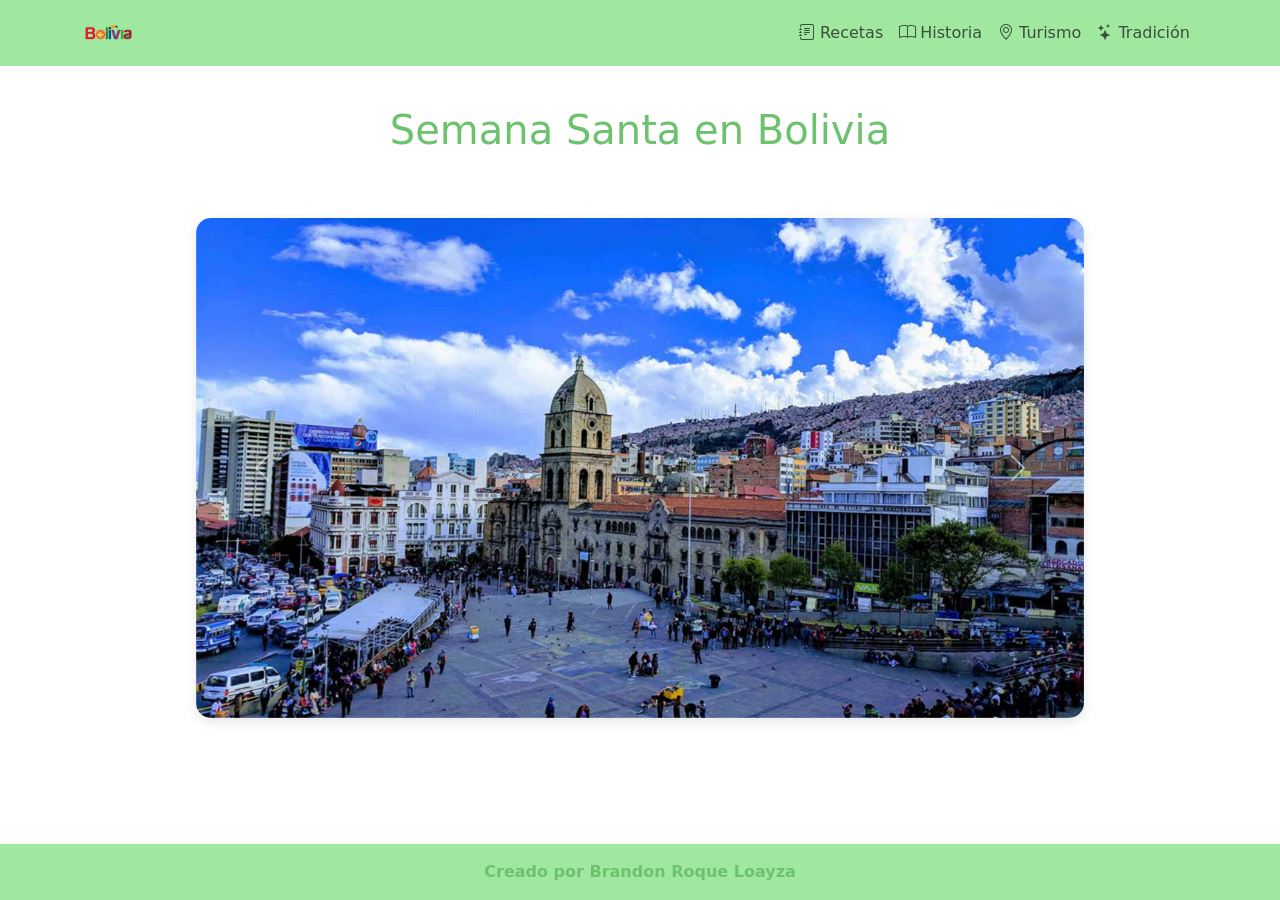
<file: index.html>
<!doctype html>
<html lang="es">
  <head>
    <meta charset="utf-8">
    <title>Semana Santa en Bolivia</title>
    <meta name="viewport" content="width=device-width, initial-scale=1">
    <link rel="stylesheet" href="styles/style.css">
    <link href="https://cdn.jsdelivr.net/npm/bootstrap@5.3.0/dist/css/bootstrap.min.css" rel="stylesheet">
    <link rel="stylesheet" href="https://cdn.jsdelivr.net/npm/bootstrap-icons@1.10.5/font/bootstrap-icons.css">
  </head>
  <body>

    <nav class="navbar navbar-expand-lg" style="background-color: #a0e7a0;">
      <div class="container">
        <a class="navbar-brand" href="index.html">
          <img src="img/logo.png" alt="logo" height="40">
        </a>
        <button class="navbar-toggler" type="button" data-bs-toggle="collapse" data-bs-target="#navbarNav">
          <span class="navbar-toggler-icon"></span>
        </button>
        <div class="collapse navbar-collapse justify-content-end" id="navbarNav">
          <ul class="navbar-nav">
            <li class="nav-item"><a class="nav-link" href="pagina1.html"><i class="bi bi-journal-text"></i> Recetas</a></li>
            <li class="nav-item"><a class="nav-link" href="pagina2.html"><i class="bi bi-book"></i> Historia</a></li>
            <li class="nav-item"><a class="nav-link" href="pagina3.html"><i class="bi bi-geo-alt"></i> Turismo</a></li>
            <li class="nav-item"><a class="nav-link" href="pagina4.html"><i class="bi bi-stars"></i> Tradición</a></li>
          </ul>
        </div>
      </div>
    </nav>
    <h1 class="text-center mb-4 titulo">Semana Santa en Bolivia</h1>
    <div class="carousel-container">
      <div id="carouselDeptos" class="carousel slide" data-bs-ride="carousel">
        <div class="carousel-inner">
          <div class="carousel-item active"><img src="img/lapaz.jpg" alt="La Paz"></div>
          <div class="carousel-item"><img src="img/cochabamba.png" alt="Cochabamba"></div>
          <div class="carousel-item"><img src="img/santacruz.jpg" alt="Santa Cruz"></div>
          <div class="carousel-item"><img src="img/oruro.jpg" alt="Oruro"></div>
          <div class="carousel-item"><img src="img/potosi.jpg" alt="Potosí"></div>
          <div class="carousel-item"><img src="img/chuquisaca.jpg" alt="Chuquisaca"></div>
          <div class="carousel-item"><img src="img/tarija.webp" alt="Tarija"></div>
          <div class="carousel-item"><img src="img/beni.jpg" alt="Beni"></div>
          <div class="carousel-item"><img src="img/pando.jpg" alt="Pando"></div>
        </div>
        <button class="carousel-control-prev" type="button" data-bs-target="#carouselDeptos" data-bs-slide="prev">
          <span class="carousel-control-prev-icon"></span>
        </button>
        <button class="carousel-control-next" type="button" data-bs-target="#carouselDeptos" data-bs-slide="next">
          <span class="carousel-control-next-icon"></span>
        </button>
      </div>
    </div>

    <footer>
      Creado por Brandon Roque Loayza
    </footer>

    <script src="https://cdn.jsdelivr.net/npm/bootstrap@5.3.0/dist/js/bootstrap.bundle.min.js"></script>
  </body>
</html>
</file>
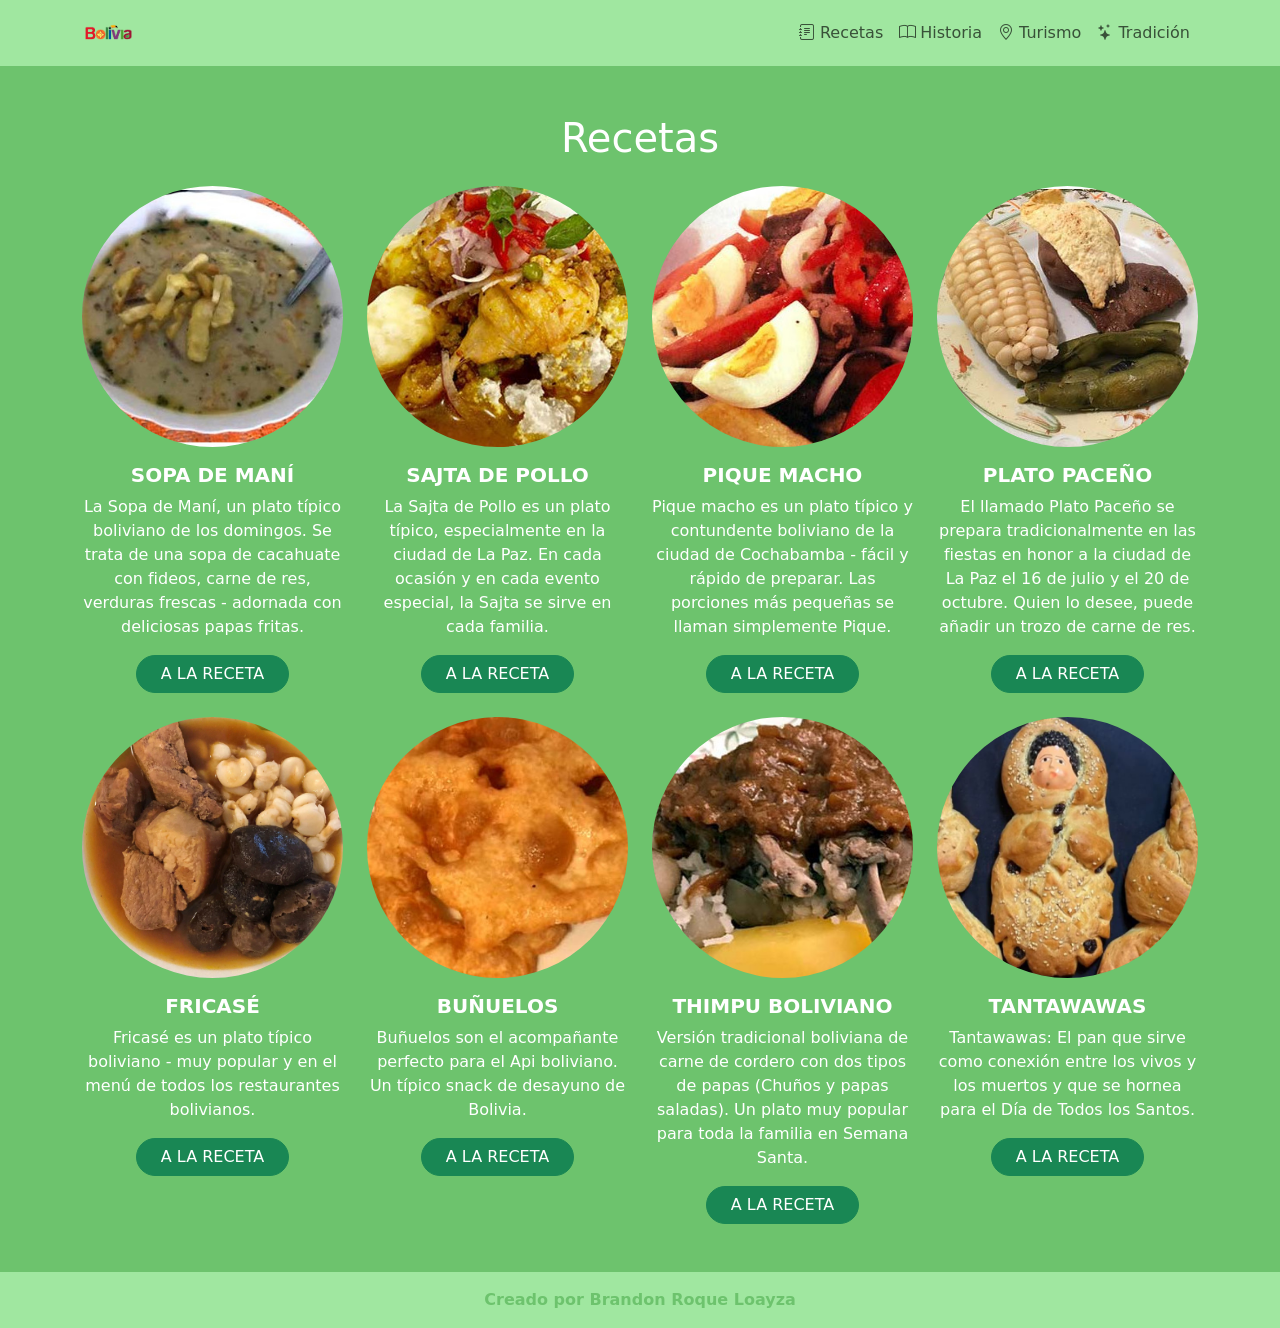
<file: pagina1.html>
<!doctype html>
<html lang="es">
  <head>
    <meta charset="utf-8">
    <title>Semana Santa en Bolivia</title>
    <meta name="viewport" content="width=device-width, initial-scale=1">
    <link href="https://cdn.jsdelivr.net/npm/bootstrap@5.3.0/dist/css/bootstrap.min.css" rel="stylesheet">
    <link rel="stylesheet" href="styles/style.css">
    <link rel="stylesheet" href="https://cdn.jsdelivr.net/npm/bootstrap-icons@1.10.5/font/bootstrap-icons.css">
  </head>
  <body>

    <nav class="navbar navbar-expand-lg" style="background-color: #a0e7a0;">
      <div class="container">
        <a class="navbar-brand" href="index.html">
          <img src="img/logo.png" alt="logo" height="40">
        </a>
        <button class="navbar-toggler" type="button" data-bs-toggle="collapse" data-bs-target="#navbarNav">
          <span class="navbar-toggler-icon"></span>
        </button>
        <div class="collapse navbar-collapse justify-content-end" id="navbarNav">
          <ul class="navbar-nav">
            <li class="nav-item"><a class="nav-link" href="pagina1.html"><i class="bi bi-journal-text"></i> Recetas</a></li>
            <li class="nav-item"><a class="nav-link" href="pagina2.html"><i class="bi bi-book"></i> Historia</a></li>
            <li class="nav-item"><a class="nav-link" href="pagina3.html"><i class="bi bi-geo-alt"></i> Turismo</a></li>
            <li class="nav-item"><a class="nav-link" href="pagina4.html"><i class="bi bi-stars"></i> Tradición</a></li>
          </ul>
        </div>
      </div>
    </nav>
    <main class="container my-5">
      <h1 class="text-center mb-4">Recetas</h1>
      <div class="row row-cols-1 row-cols-md-2 row-cols-lg-4 g-4">
        
        <div class="col text-center text-white">
          <a href="receta1.html">
            <img src="img/receta1.jpg" class="rounded-circle img-fluid" alt="Tucumanas">
          </a>
          <h5 class="mt-3 fw-bold">SOPA DE MANÍ</h5>
          <p>La Sopa de Maní, un plato típico boliviano de los domingos. Se trata de una sopa de cacahuate con fideos, carne de res, verduras frescas - adornada con deliciosas papas fritas.</p>
          <a href="receta1.html" class="btn btn-success rounded-pill px-4">A LA RECETA</a>
        </div>
    
        <div class="col text-center text-white">
          <a href="receta2.html">
            <img src="img/receta2.jpg" class="rounded-circle img-fluid" alt="Maicillos">
          </a>
          <h5 class="mt-3 fw-bold">SAJTA DE POLLO</h5>
          <p>La Sajta de Pollo es un plato típico, especialmente en la ciudad de La Paz. En cada ocasión y en cada evento especial, la Sajta se sirve en cada familia.</p>
          <a href="receta2.html" class="btn btn-success rounded-pill px-4">A LA RECETA</a>
        </div>
    
        <div class="col text-center text-white">
          <a href="receta3.html">
            <img src="img/receta3.jpg" class="rounded-circle img-fluid" alt="Alfajores dulces">
          </a>
          <h5 class="mt-3 fw-bold">PIQUE MACHO</h5>
          <p>Pique macho es un plato típico y contundente boliviano de la ciudad de Cochabamba - fácil y rápido de preparar. Las porciones más pequeñas se llaman simplemente Pique.</p>
          <a href="receta3.html" class="btn btn-success rounded-pill px-4">A LA RECETA</a>
        </div>
    
        <div class="col text-center text-white">
          <a href="receta4.html">
            <img src="img/receta4.jpg" class="rounded-circle img-fluid" alt="Tantawawas">
          </a>
          <h5 class="mt-3 fw-bold">PLATO PACEÑO</h5>
          <p>El llamado Plato Paceño se prepara tradicionalmente en las fiestas en honor a la ciudad de La Paz el 16 de julio y el 20 de octubre. Quien lo desee, puede añadir un trozo de carne de res.</p>
          <a href="receta4.html" class="btn btn-success rounded-pill px-4">A LA RECETA</a>
        </div>
    
        <div class="col text-center text-white">
          <a href="receta5.html">
            <img src="img/receta5.png" class="rounded-circle img-fluid" alt="Receta 5">
          </a>
          <h5 class="mt-3 fw-bold">FRICASÉ</h5>
          <p>Fricasé es un plato típico boliviano - muy popular y en el menú de todos los restaurantes bolivianos.</p>
          <a href="receta5.html" class="btn btn-success rounded-pill px-4">A LA RECETA</a>
        </div>
    
        <div class="col text-center text-white">
          <a href="receta6.html">
            <img src="img/receta6.jpg" class="rounded-circle img-fluid" alt="Receta 6">
          </a>
          <h5 class="mt-3 fw-bold">BUÑUELOS</h5>
          <p>Buñuelos son el acompañante perfecto para el Api boliviano. Un típico snack de desayuno de Bolivia.</p>
          <a href="receta6.html" class="btn btn-success rounded-pill px-4">A LA RECETA</a>
        </div>
    
        <div class="col text-center text-white">
          <a href="receta7.html">
            <img src="img/receta7.jpg" class="rounded-circle img-fluid" alt="Receta 7">
          </a>
          <h5 class="mt-3 fw-bold">THIMPU BOLIVIANO</h5>
          <p>Versión tradicional boliviana de carne de cordero con dos tipos de papas (Chuños y papas saladas). Un plato muy popular para toda la familia en Semana Santa.</p>
          <a href="receta7.html" class="btn btn-success rounded-pill px-4">A LA RECETA</a>
        </div>
    
        <div class="col text-center text-white">
          <a href="receta8.html">
            <img src="img/receta8.jpg" class="rounded-circle img-fluid" alt="Receta 8">
          </a>
          <h5 class="mt-3 fw-bold">TANTAWAWAS</h5>
          <p>Tantawawas: El pan que sirve como conexión entre los vivos y los muertos y que se hornea para el Día de Todos los Santos.</p>
          <a href="receta8.html" class="btn btn-success rounded-pill px-4">A LA RECETA</a>
        </div>
    
      </div>
    </main>
    
<footer>
  Creado por Brandon Roque Loayza
</footer>
    <script src="https://cdn.jsdelivr.net/npm/bootstrap@5.3.0/dist/js/bootstrap.bundle.min.js"></script>
  </body>
</html>
</file>
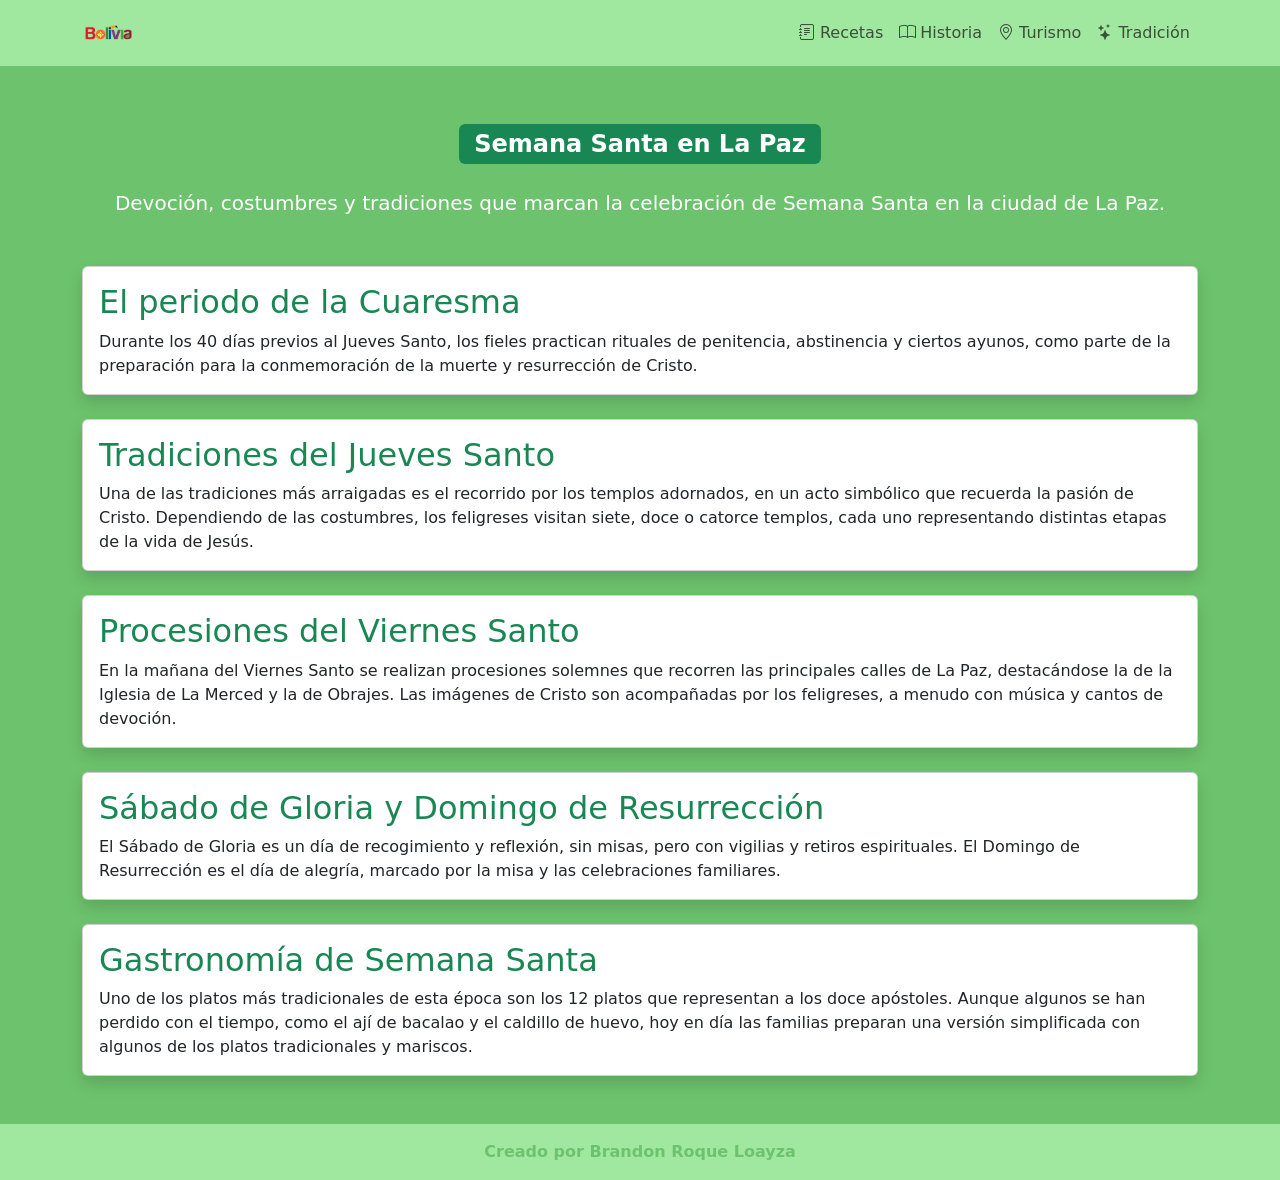
<file: pagina2.html>
<!doctype html>
<html lang="es">
  <head>
    <meta charset="utf-8">
    <title>Semana Santa en La Paz</title>
    <meta name="viewport" content="width=device-width, initial-scale=1">
    <link href="https://cdn.jsdelivr.net/npm/bootstrap@5.3.0/dist/css/bootstrap.min.css" rel="stylesheet">
    <link rel="stylesheet" href="styles/style.css">
    <link rel="stylesheet" href="https://cdn.jsdelivr.net/npm/bootstrap-icons@1.10.5/font/bootstrap-icons.css">
  </head>

  <body class="d-flex flex-column min-vh-100">

    <nav class="navbar navbar-expand-lg" style="background-color: #a0e7a0;">
      <div class="container">
        <a class="navbar-brand" href="index.html">
          <img src="img/logo.png" alt="logo" height="40">
        </a>
        <button class="navbar-toggler" type="button" data-bs-toggle="collapse" data-bs-target="#navbarNav">
          <span class="navbar-toggler-icon"></span>
        </button>
        <div class="collapse navbar-collapse justify-content-end" id="navbarNav">
          <ul class="navbar-nav">
            <li class="nav-item"><a class="nav-link" href="pagina1.html"><i class="bi bi-journal-text"></i> Recetas</a></li>
            <li class="nav-item"><a class="nav-link" href="pagina2.html"><i class="bi bi-book"></i> Historia</a></li>
            <li class="nav-item"><a class="nav-link" href="pagina3.html"><i class="bi bi-geo-alt"></i> Turismo</a></li>
            <li class="nav-item"><a class="nav-link" href="pagina4.html"><i class="bi bi-stars"></i> Tradición</a></li>
          </ul>
        </div>
      </div>
    </nav>

    <main class="container my-5">
      <h1 class="text-center mb-4">
        <span class="badge bg-success fs-4">Semana Santa en La Paz</span>
      </h1>
      <p class="lead text-center mb-5">Devoción, costumbres y tradiciones que marcan la celebración de Semana Santa en la ciudad de La Paz.</p>

      <div class="row g-4">
        <div class="col-md-12">
          <div class="card shadow">
            <div class="card-body">
              <h2 class="card-title text-success">El periodo de la Cuaresma</h2>
              <p class="card-text">Durante los 40 días previos al Jueves Santo, los fieles practican rituales de penitencia, abstinencia y ciertos ayunos, como parte de la preparación para la conmemoración de la muerte y resurrección de Cristo.</p>
            </div>
          </div>
        </div>

        <div class="col-md-12">
          <div class="card shadow">
            <div class="card-body">
              <h2 class="card-title text-success">Tradiciones del Jueves Santo</h2>
              <p class="card-text">Una de las tradiciones más arraigadas es el recorrido por los templos adornados, en un acto simbólico que recuerda la pasión de Cristo. Dependiendo de las costumbres, los feligreses visitan siete, doce o catorce templos, cada uno representando distintas etapas de la vida de Jesús.</p>
            </div>
          </div>
        </div>

        <div class="col-md-12">
          <div class="card shadow">
            <div class="card-body">
              <h2 class="card-title text-success">Procesiones del Viernes Santo</h2>
              <p class="card-text">En la mañana del Viernes Santo se realizan procesiones solemnes que recorren las principales calles de La Paz, destacándose la de la Iglesia de La Merced y la de Obrajes. Las imágenes de Cristo son acompañadas por los feligreses, a menudo con música y cantos de devoción.</p>
            </div>
          </div>
        </div>

        <div class="col-md-12">
          <div class="card shadow">
            <div class="card-body">
              <h2 class="card-title text-success">Sábado de Gloria y Domingo de Resurrección</h2>
              <p class="card-text">El Sábado de Gloria es un día de recogimiento y reflexión, sin misas, pero con vigilias y retiros espirituales. El Domingo de Resurrección es el día de alegría, marcado por la misa y las celebraciones familiares.</p>
            </div>
          </div>
        </div>

        <div class="col-md-12">
          <div class="card shadow">
            <div class="card-body">
              <h2 class="card-title text-success">Gastronomía de Semana Santa</h2>
              <p class="card-text">Uno de los platos más tradicionales de esta época son los 12 platos que representan a los doce apóstoles. Aunque algunos se han perdido con el tiempo, como el ají de bacalao y el caldillo de huevo, hoy en día las familias preparan una versión simplificada con algunos de los platos tradicionales y mariscos.</p>
            </div>
          </div>
        </div>
      </div>
    </main>
<footer>
  Creado por Brandon Roque Loayza
</footer>
    <script src="https://cdn.jsdelivr.net/npm/bootstrap@5.3.0/dist/js/bootstrap.bundle.min.js"></script>
  </body>
</html>
</file>
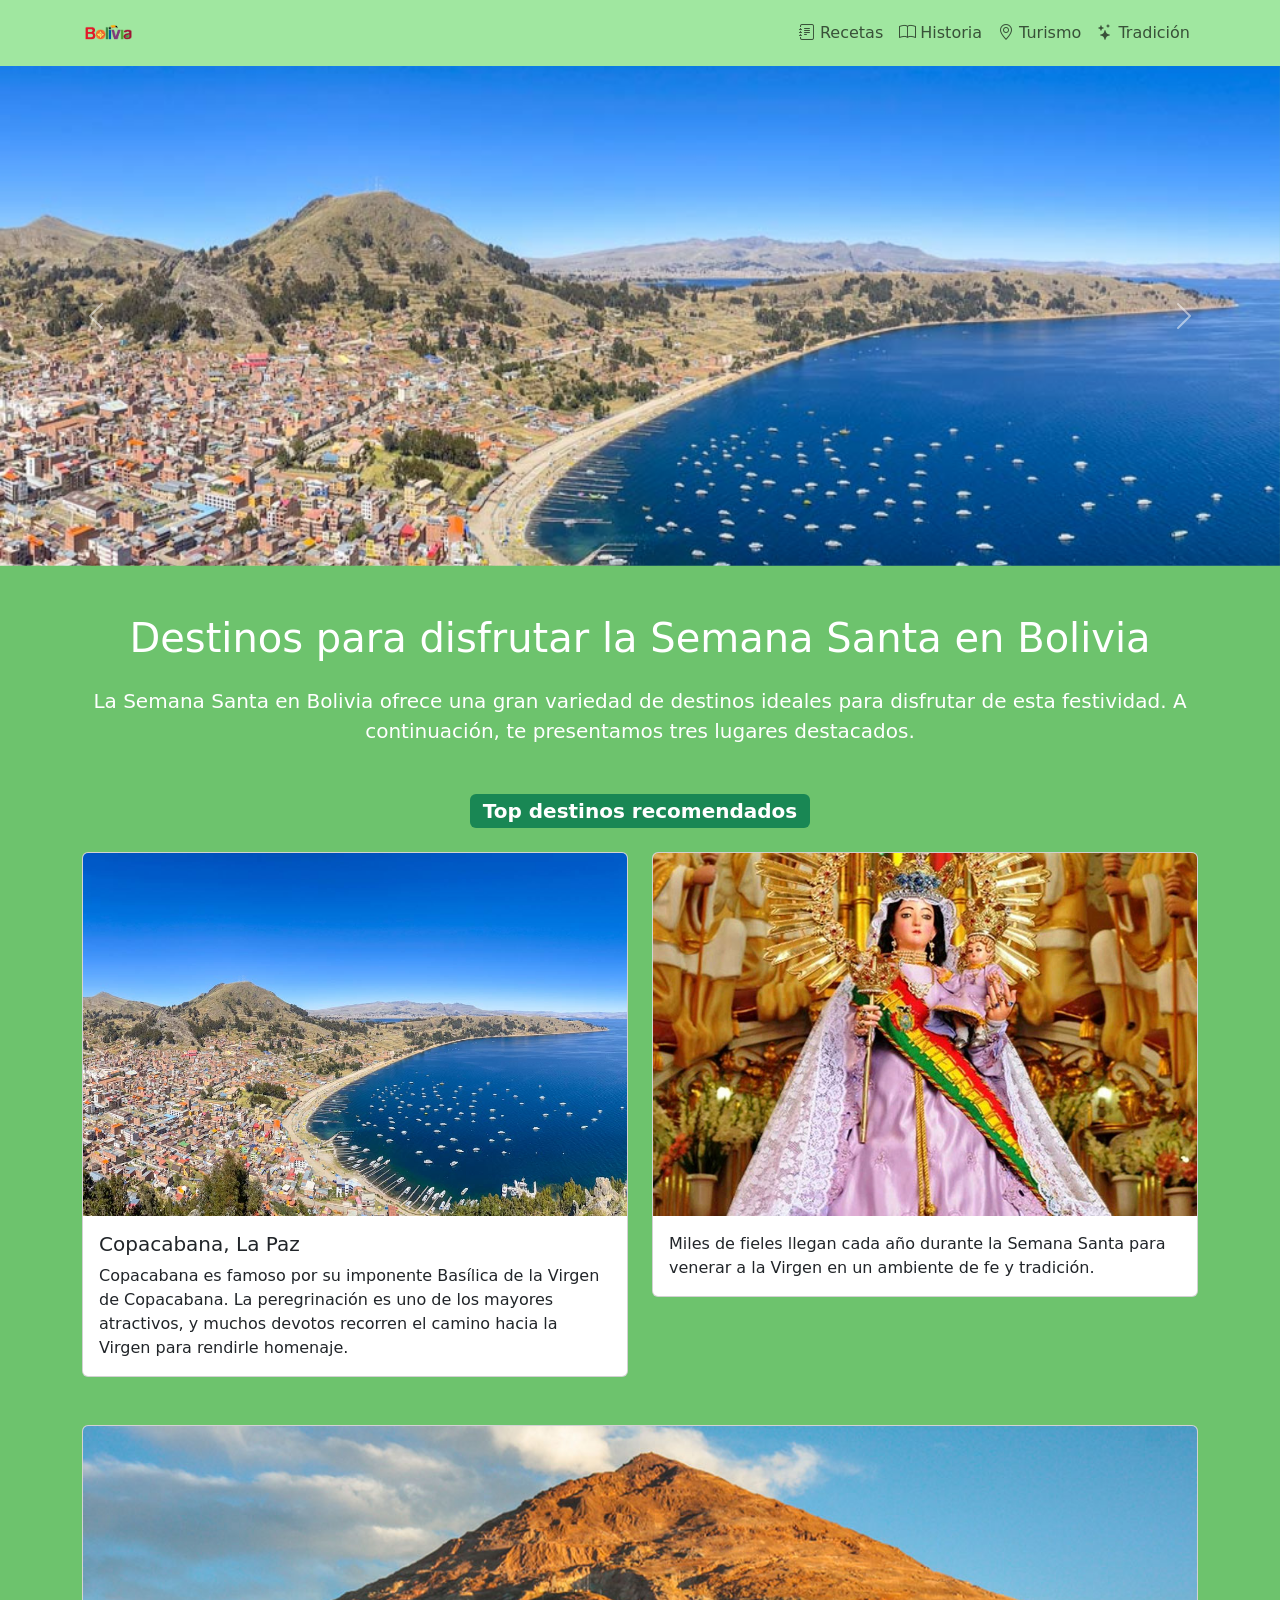
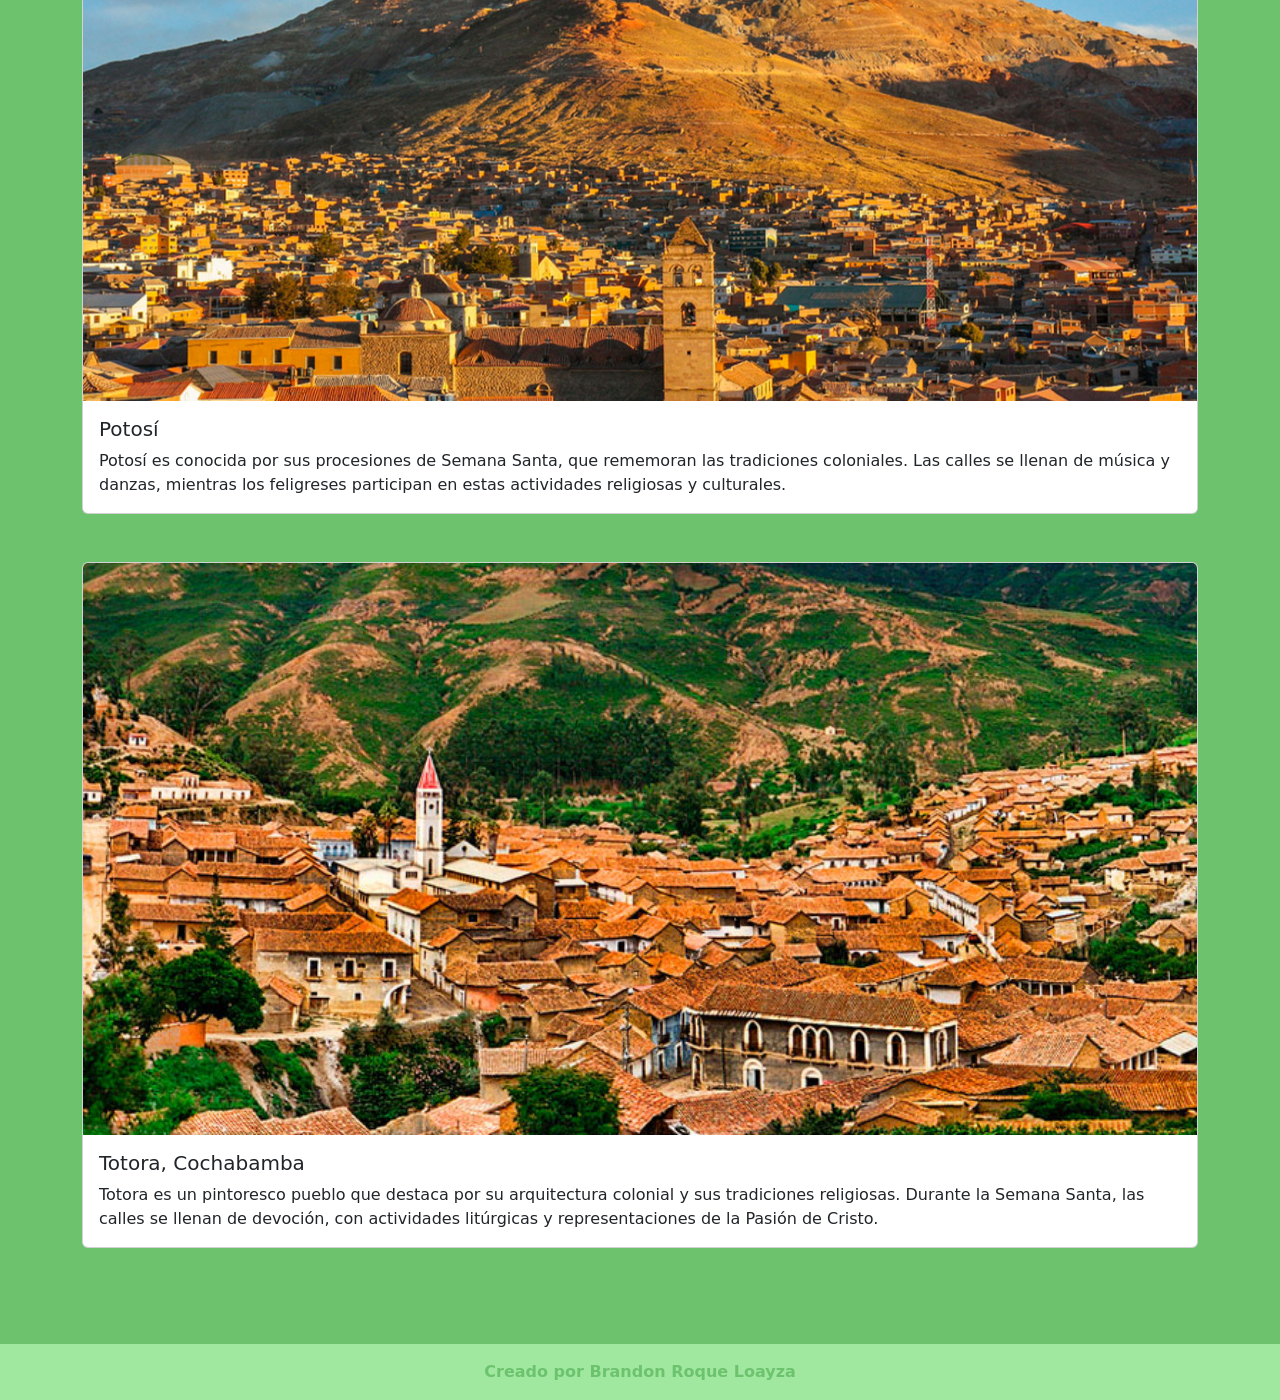
<file: pagina3.html>
<!doctype html>
<html lang="es">
  <head>
    <meta charset="utf-8">
    <title>Semana Santa en Bolivia</title>
    <meta name="viewport" content="width=device-width, initial-scale=1">
    
    <link href="https://cdn.jsdelivr.net/npm/bootstrap@5.3.0/dist/css/bootstrap.min.css" rel="stylesheet">
    <link rel="stylesheet" href="styles/style.css">
    <link rel="stylesheet" href="https://cdn.jsdelivr.net/npm/bootstrap-icons@1.10.5/font/bootstrap-icons.css">
  </head>
  <body class="d-flex flex-column min-vh-100">

    <nav class="navbar navbar-expand-lg" style="background-color: #a0e7a0;">
      <div class="container">
        <a class="navbar-brand" href="index.html">
          <img src="img/logo.png" alt="logo" height="40">
        </a>
        <button class="navbar-toggler" type="button" data-bs-toggle="collapse" data-bs-target="#navbarNav">
          <span class="navbar-toggler-icon"></span>
        </button>
        <div class="collapse navbar-collapse justify-content-end" id="navbarNav">
          <ul class="navbar-nav">
            <li class="nav-item"><a class="nav-link" href="pagina1.html"><i class="bi bi-journal-text"></i> Recetas</a></li>
            <li class="nav-item"><a class="nav-link" href="pagina2.html"><i class="bi bi-book"></i> Historia</a></li>
            <li class="nav-item"><a class="nav-link" href="pagina3.html"><i class="bi bi-geo-alt"></i> Turismo</a></li>
            <li class="nav-item"><a class="nav-link" href="pagina4.html"><i class="bi bi-stars"></i> Tradición</a></li>
          </ul>
        </div>
      </div>
    </nav>

    <div id="carruselSemanaSanta" class="carousel slide" data-bs-ride="carousel">
      <div class="carousel-inner">
        <div class="carousel-item active">
          <img src="img/copacabana.jpg" class="d-block w-100" alt="Copacabana">
        </div>
        <div class="carousel-item">
          <img src="img/potosi.jpg" class="d-block w-100" alt="Potosí">
        </div>
        <div class="carousel-item">
          <img src="img/totora.jpg" class="d-block w-100" alt="Totora">
        </div>
      </div>
      <button class="carousel-control-prev" type="button" data-bs-target="#carruselSemanaSanta" data-bs-slide="prev">
        <span class="carousel-control-prev-icon"></span>
      </button>
      <button class="carousel-control-next" type="button" data-bs-target="#carruselSemanaSanta" data-bs-slide="next">
        <span class="carousel-control-next-icon"></span>
      </button>
    </div>

    <main class="container py-5">
      <h1 class="text-center mb-4">Destinos para disfrutar la Semana Santa en Bolivia</h1>
      <p class="lead text-center mb-5">La Semana Santa en Bolivia ofrece una gran variedad de destinos ideales para disfrutar de esta festividad. A continuación, te presentamos tres lugares destacados.</p>

      <p class="text-center mb-4">
        <span class="badge bg-success fs-5">Top destinos recomendados</span>
      </p>

      <div class="row mb-5">
        <div class="col-md-6">
          <div class="card">
            <img src="img/copacabana.jpg" class="card-img-top" alt="Copacabana, La Paz">
            <div class="card-body">
              <h5 class="card-title">Copacabana, La Paz</h5>
              <p class="card-text">Copacabana es famoso por su imponente Basílica de la Virgen de Copacabana. La peregrinación es uno de los mayores atractivos, y muchos devotos recorren el camino hacia la Virgen para rendirle homenaje.</p>
            </div>
          </div>
        </div>
        <div class="col-md-6">
          <div class="card">
            <img src="img/virgen_copacabana.jpg" class="card-img-top" alt="Virgen de Copacabana">
            <div class="card-body">
              <p class="card-text">Miles de fieles llegan cada año durante la Semana Santa para venerar a la Virgen en un ambiente de fe y tradición.</p>
            </div>
          </div>
        </div>
      </div>

      <div class="row mb-5">
        <div class="col-md-12">
          <div class="card">
            <img src="img/potosi.jpg" class="card-img-top" alt="Procesión en Potosí">
            <div class="card-body">
              <h5 class="card-title">Potosí</h5>
              <p class="card-text">Potosí es conocida por sus procesiones de Semana Santa, que rememoran las tradiciones coloniales. Las calles se llenan de música y danzas, mientras los feligreses participan en estas actividades religiosas y culturales.</p>
            </div>
          </div>
        </div>
      </div>

      <div class="row mb-5">
        <div class="col-md-12">
          <div class="card">
            <img src="img/totora.jpg" class="card-img-top" alt="Totora, Cochabamba">
            <div class="card-body">
              <h5 class="card-title">Totora, Cochabamba</h5>
              <p class="card-text">Totora es un pintoresco pueblo que destaca por su arquitectura colonial y sus tradiciones religiosas. Durante la Semana Santa, las calles se llenan de devoción, con actividades litúrgicas y representaciones de la Pasión de Cristo.</p>
            </div>
          </div>
        </div>
      </div>
    </main>
    <footer>
      Creado por Brandon Roque Loayza
    </footer>

    <script src="https://cdn.jsdelivr.net/npm/bootstrap@5.3.0/dist/js/bootstrap.bundle.min.js"></script>
  </body>
</html>
</file>
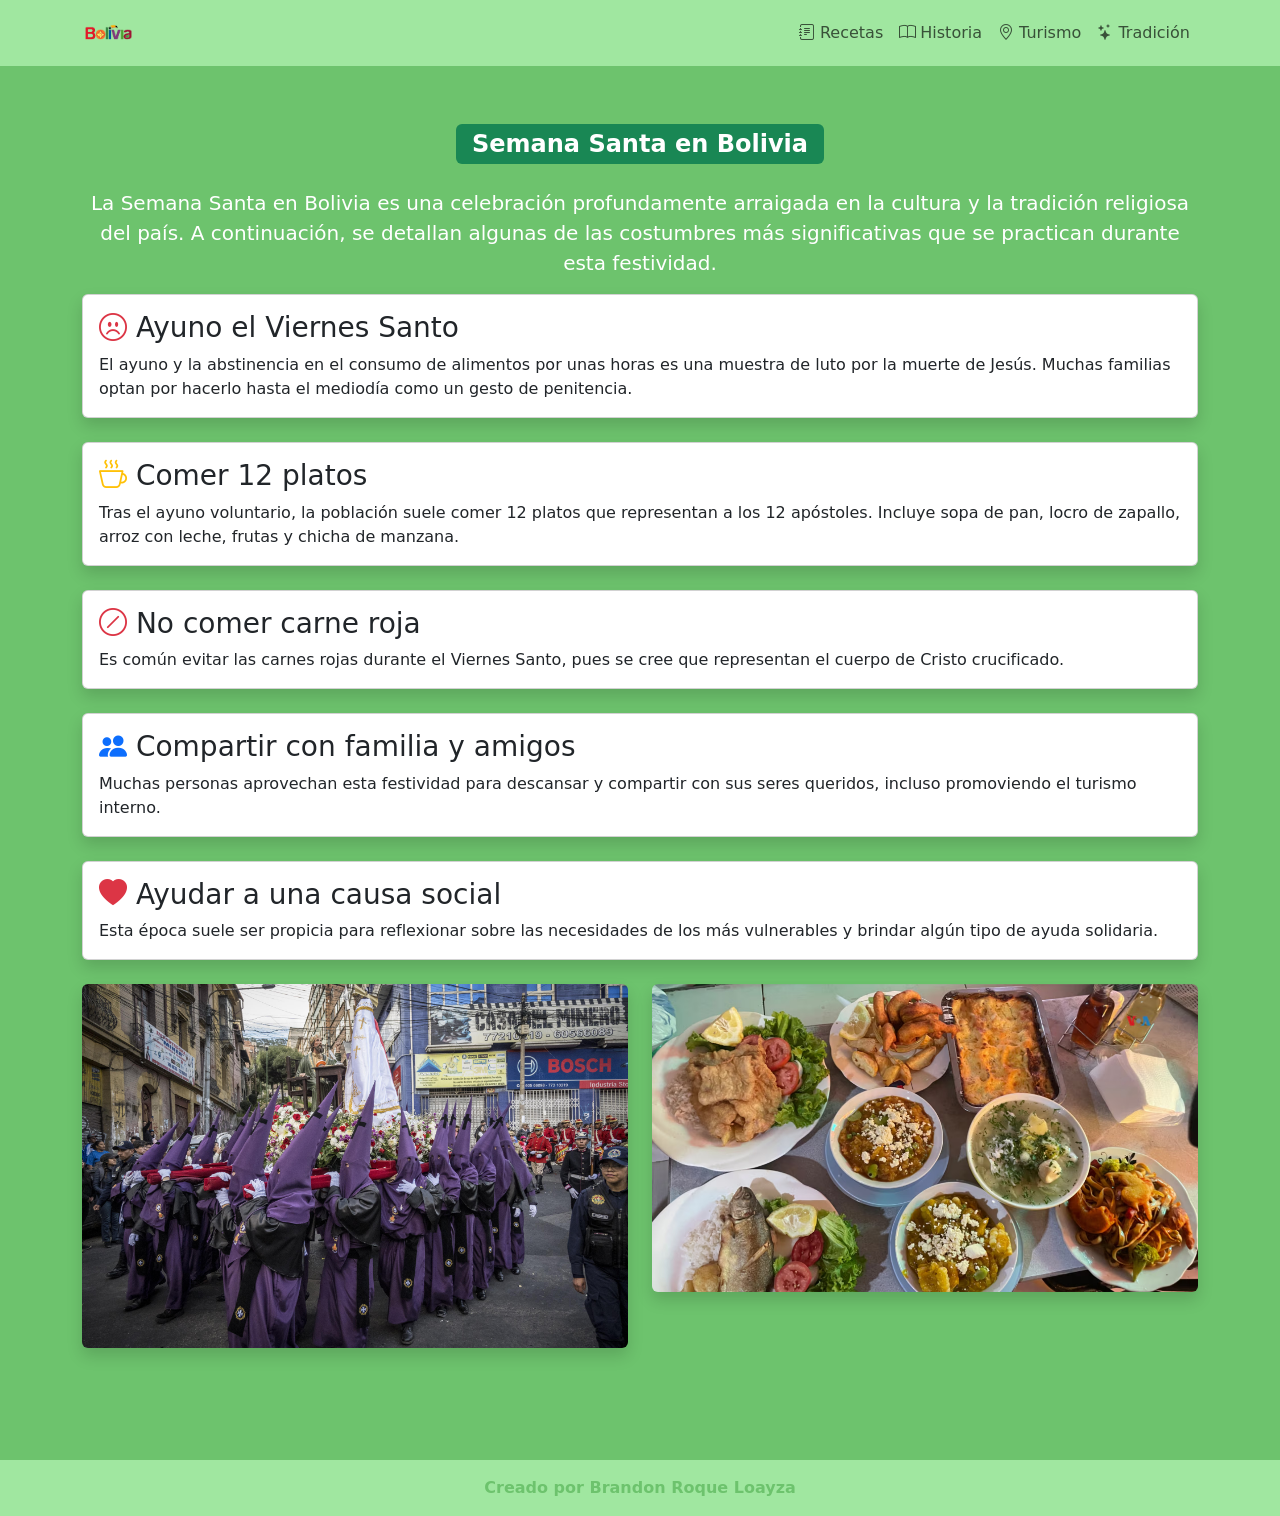
<file: pagina4.html>
<!doctype html>
<html lang="es">
  <head>
    <meta charset="utf-8">
    <title>Semana Santa en Bolivia</title>
    <meta name="viewport" content="width=device-width, initial-scale=1">
    <link href="https://cdn.jsdelivr.net/npm/bootstrap@5.3.0/dist/css/bootstrap.min.css" rel="stylesheet">
    <link href="https://cdn.jsdelivr.net/npm/bootstrap-icons@1.10.5/font/bootstrap-icons.css" rel="stylesheet">
    <link rel="stylesheet" href="styles/style.css">
  </head>

  <body class="d-flex flex-column min-vh-100">

    <nav class="navbar navbar-expand-lg" style="background-color: #a0e7a0;">
      <div class="container">
        <a class="navbar-brand" href="index.html">
          <img src="img/logo.png" alt="logo" height="40">
        </a>
        <button class="navbar-toggler" type="button" data-bs-toggle="collapse" data-bs-target="#navbarNav">
          <span class="navbar-toggler-icon"></span>
        </button>
        <div class="collapse navbar-collapse justify-content-end" id="navbarNav">
          <ul class="navbar-nav">
            <li class="nav-item"><a class="nav-link" href="pagina1.html"><i class="bi bi-journal-text"></i> Recetas</a></li>
            <li class="nav-item"><a class="nav-link" href="pagina2.html"><i class="bi bi-book"></i> Historia</a></li>
            <li class="nav-item"><a class="nav-link" href="pagina3.html"><i class="bi bi-geo-alt"></i> Turismo</a></li>
            <li class="nav-item"><a class="nav-link" href="pagina4.html"><i class="bi bi-stars"></i> Tradición</a></li>
          </ul>
        </div>
      </div>
    </nav>

    <main class="container my-5">
      <h1 class="text-center mb-4">
        <span class="badge bg-success fs-4">Semana Santa en Bolivia</span>
      </h1>
      <p class="lead text-center">La Semana Santa en Bolivia es una celebración profundamente arraigada en la cultura y la tradición religiosa del país. A continuación, se detallan algunas de las costumbres más significativas que se practican durante esta festividad.</p>

      <div class="card mb-4 shadow">
        <div class="card-body">
          <h3 class="card-title"><i class="bi bi-emoji-frown text-danger"></i> Ayuno el Viernes Santo</h3>
          <p class="card-text">El ayuno y la abstinencia en el consumo de alimentos por unas horas es una muestra de luto por la muerte de Jesús. Muchas familias optan por hacerlo hasta el mediodía como un gesto de penitencia.</p>
        </div>
      </div>

      <div class="card mb-4 shadow">
        <div class="card-body">
          <h3 class="card-title"><i class="bi bi-cup-hot text-warning"></i> Comer 12 platos</h3>
          <p class="card-text">Tras el ayuno voluntario, la población suele comer 12 platos que representan a los 12 apóstoles. Incluye sopa de pan, locro de zapallo, arroz con leche, frutas y chicha de manzana.</p>
        </div>
      </div>

      <div class="card mb-4 shadow">
        <div class="card-body">
          <h3 class="card-title"><i class="bi bi-slash-circle text-danger"></i> No comer carne roja</h3>
          <p class="card-text">Es común evitar las carnes rojas durante el Viernes Santo, pues se cree que representan el cuerpo de Cristo crucificado.</p>
        </div>
      </div>

      <div class="card mb-4 shadow">
        <div class="card-body">
          <h3 class="card-title"><i class="bi bi-people-fill text-primary"></i> Compartir con familia y amigos</h3>
          <p class="card-text">Muchas personas aprovechan esta festividad para descansar y compartir con sus seres queridos, incluso promoviendo el turismo interno.</p>
        </div>
      </div>

      <div class="card mb-4 shadow">
        <div class="card-body">
          <h3 class="card-title"><i class="bi bi-heart-fill text-danger"></i> Ayudar a una causa social</h3>
          <p class="card-text">Esta época suele ser propicia para reflexionar sobre las necesidades de los más vulnerables y brindar algún tipo de ayuda solidaria.</p>
        </div>
      </div>

      <div class="row mb-5">
        <div class="col-md-6 mb-3">
          <img src="img/semana_santa_1.jpg" class="img-fluid rounded shadow" alt="Procesión religiosa en Bolivia">
        </div>
        <div class="col-md-6 mb-3">
          <img src="img/semana_santa_2.jpg" class="img-fluid rounded shadow" alt="Familia compartiendo los doce platos tradicionales">
        </div>
      </div>
    </main>

    <footer>
      Creado por Brandon Roque Loayza
  </footer>
    <script src="https://cdn.jsdelivr.net/npm/bootstrap@5.3.0/dist/js/bootstrap.bundle.min.js"></script>
  </body>
</html>
</file>
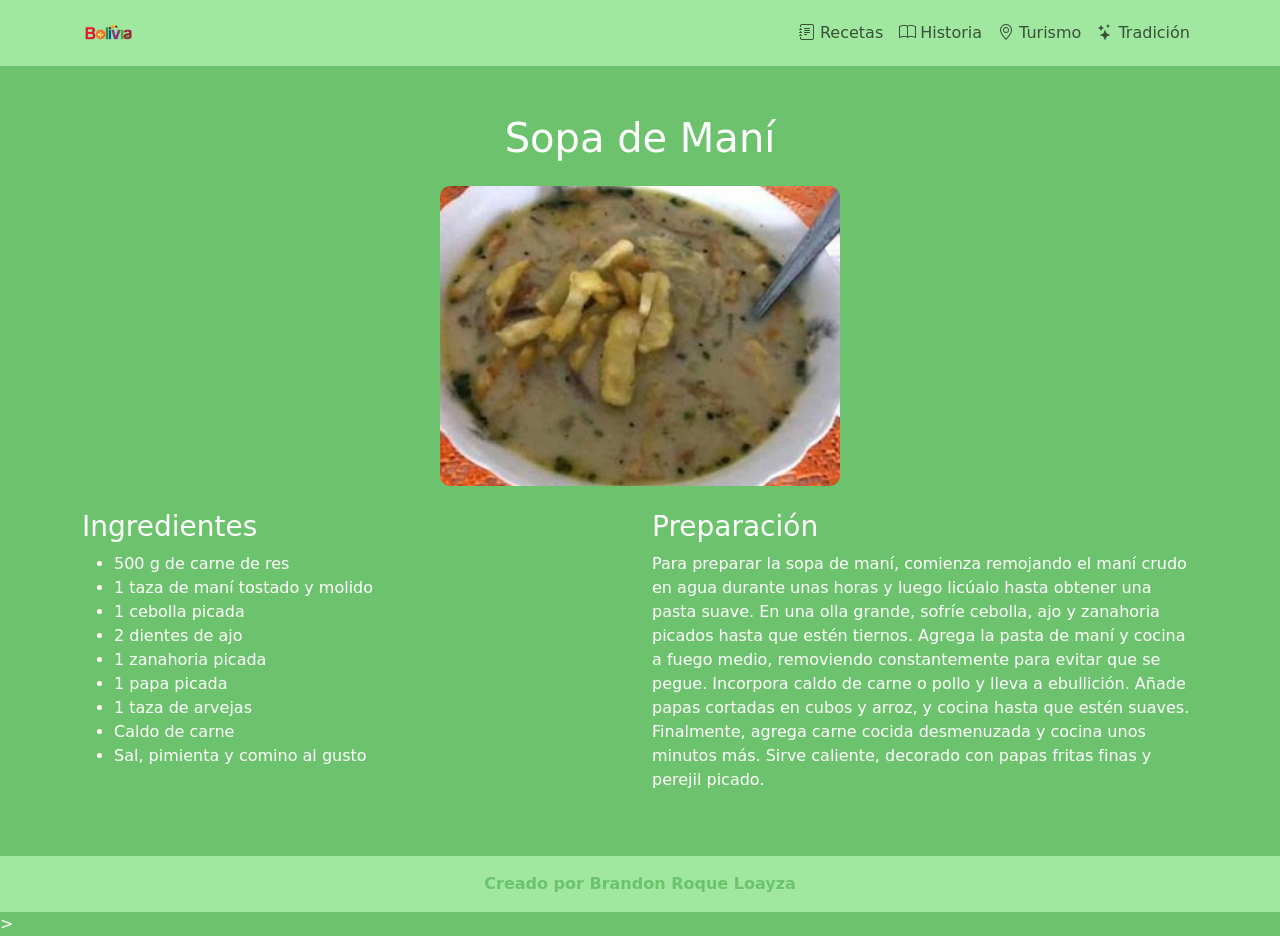
<file: receta1.html>
<!doctype html>
<html lang="es">
  <head>
    <meta charset="utf-8">
    <title>Sopa de Maní</title>
    <meta name="viewport" content="width=device-width, initial-scale=1">
    <link href="https://cdn.jsdelivr.net/npm/bootstrap@5.3.0/dist/css/bootstrap.min.css" rel="stylesheet">
    <link rel="stylesheet" href="styles/style.css">
    <link rel="stylesheet" href="https://cdn.jsdelivr.net/npm/bootstrap-icons@1.10.5/font/bootstrap-icons.css">
  </head>
  <body>
    <nav class="navbar navbar-expand-lg" style="background-color: #a0e7a0;">
      <div class="container">
        <a class="navbar-brand" href="index.html">
          <img src="img/logo.png" alt="logo" height="40">
        </a>
        <button class="navbar-toggler" type="button" data-bs-toggle="collapse" data-bs-target="#navbarNav">
          <span class="navbar-toggler-icon"></span>
        </button>
        <div class="collapse navbar-collapse justify-content-end" id="navbarNav">
          <ul class="navbar-nav">
            <li class="nav-item"><a class="nav-link" href="pagina1.html"><i class="bi bi-journal-text"></i> Recetas</a></li>
            <li class="nav-item"><a class="nav-link" href="pagina2.html"><i class="bi bi-book"></i> Historia</a></li>
            <li class="nav-item"><a class="nav-link" href="pagina3.html"><i class="bi bi-geo-alt"></i> Turismo</a></li>
            <li class="nav-item"><a class="nav-link" href="pagina4.html"><i class="bi bi-stars"></i> Tradición</a></li>
          </ul>
        </div>
      </div>
    </nav>
    <main class="container my-5">
      <h1 class="text-center mb-4">Sopa de Maní</h1>

      <div class="text-center mb-4">
        <img src="img/receta1.jpg" class="img-fluid img-receta" alt="Sopa de Mani">      </div>

      <div class="row">
        <div class="col-md-6">
          <h3>Ingredientes</h3>
          <ul>
            <li>500 g de carne de res</li>
            <li>1 taza de maní tostado y molido</li>
            <li>1 cebolla picada</li>
            <li>2 dientes de ajo</li>
            <li>1 zanahoria picada</li>
            <li>1 papa picada</li>
            <li>1 taza de arvejas</li>
            <li>Caldo de carne</li>
            <li>Sal, pimienta y comino al gusto</li>
          </ul>
        </div>
        <div class="col-md-6">
          <h3>Preparación</h3>
          <p>
            Para preparar la sopa de maní, comienza remojando el maní crudo en agua durante unas horas y luego licúalo hasta obtener una pasta suave. En una olla grande, sofríe cebolla, ajo y zanahoria picados hasta que estén tiernos. Agrega la pasta de maní y cocina a fuego medio, removiendo constantemente para evitar que se pegue. Incorpora caldo de carne o pollo y lleva a ebullición. Añade papas cortadas en cubos y arroz, y cocina hasta que estén suaves. Finalmente, agrega carne cocida desmenuzada y cocina unos minutos más. Sirve caliente, decorado con papas fritas finas y perejil picado.
            </p>
        </div>
      </div>
    </main>

    <footer>
      Creado por Brandon Roque Loayza
    </footer>>

    <script src="https://cdn.jsdelivr.net/npm/bootstrap@5.3.0/dist/js/bootstrap.bundle.min.js"></script>
  </body>
</html>
</file>
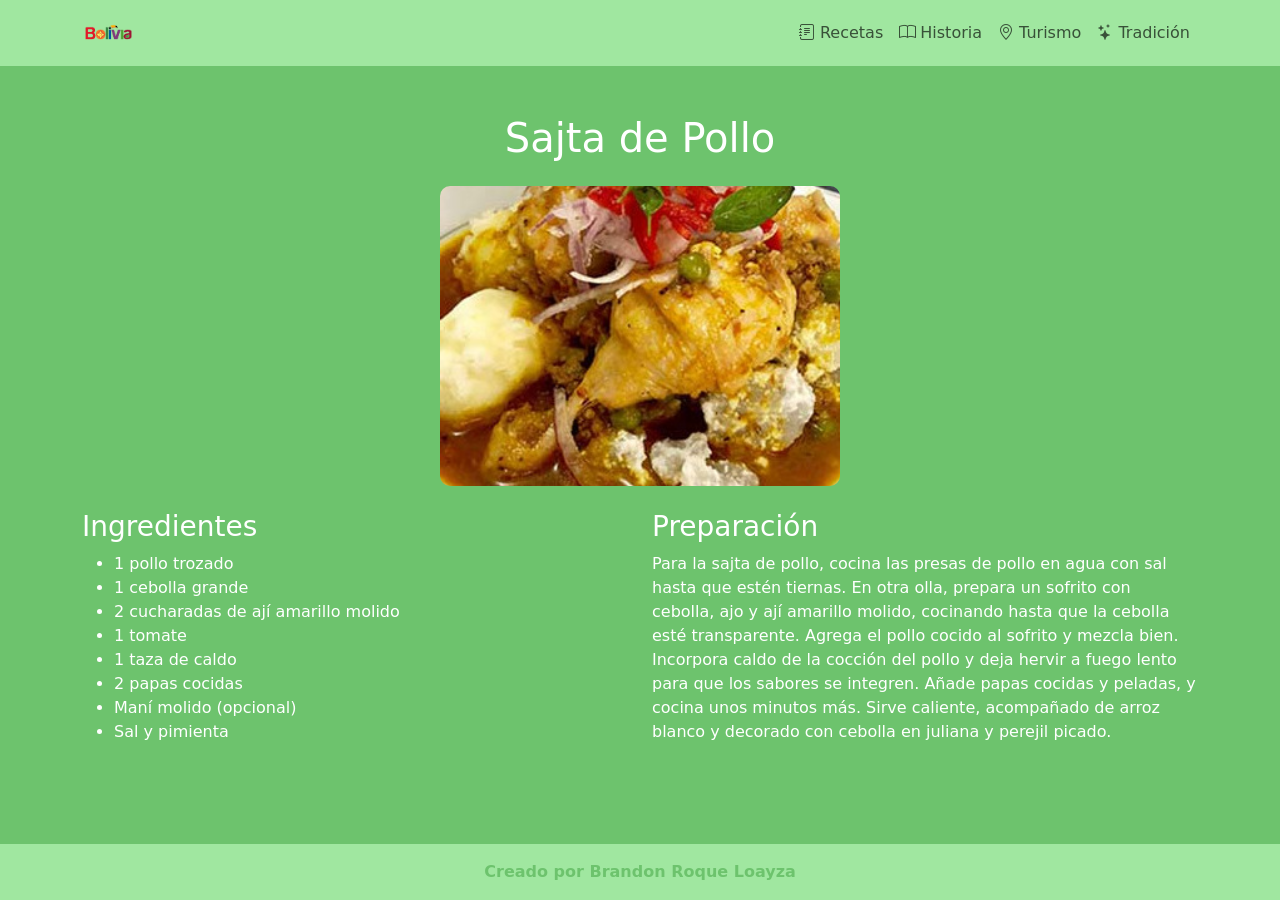
<file: receta2.html>
<!doctype html>
<html lang="es">
  <head>
    <meta charset="utf-8">
    <title>Sajta de Pollo</title>
    <meta name="viewport" content="width=device-width, initial-scale=1">
    <link href="https://cdn.jsdelivr.net/npm/bootstrap@5.3.0/dist/css/bootstrap.min.css" rel="stylesheet">
    <link rel="stylesheet" href="styles/style.css">
    <link rel="stylesheet" href="https://cdn.jsdelivr.net/npm/bootstrap-icons@1.10.5/font/bootstrap-icons.css">

  </head>
  <body>
    <nav class="navbar navbar-expand-lg" style="background-color: #a0e7a0;">
        <div class="container">
          <a class="navbar-brand" href="index.html">
            <img src="img/logo.png" alt="logo" height="40">
          </a>
          <button class="navbar-toggler" type="button" data-bs-toggle="collapse" data-bs-target="#navbarNav">
            <span class="navbar-toggler-icon"></span>
          </button>
          <div class="collapse navbar-collapse justify-content-end" id="navbarNav">
            <ul class="navbar-nav">
              <li class="nav-item"><a class="nav-link" href="pagina1.html"><i class="bi bi-journal-text"></i> Recetas</a></li>
              <li class="nav-item"><a class="nav-link" href="pagina2.html"><i class="bi bi-book"></i> Historia</a></li>
              <li class="nav-item"><a class="nav-link" href="pagina3.html"><i class="bi bi-geo-alt"></i> Turismo</a></li>
              <li class="nav-item"><a class="nav-link" href="pagina4.html"><i class="bi bi-stars"></i> Tradición</a></li>
            </ul>
          </div>
        </div>
      </nav>

    <main class="container my-5">
      <h1 class="text-center mb-4">Sajta de Pollo</h1>

      <div class="text-center mb-4">
        <img src="img/receta2.jpg" class="img-fluid img-receta" alt="Sajta de Pollo">      
    </div>

      <div class="row">
        <div class="col-md-6">
          <h3>Ingredientes</h3>
          <ul>
            <li>1 pollo trozado</li>
            <li>1 cebolla grande</li>
            <li>2 cucharadas de ají amarillo molido</li>
            <li>1 tomate</li>
            <li>1 taza de caldo</li>
            <li>2 papas cocidas</li>
            <li>Maní molido (opcional)</li>
            <li>Sal y pimienta</li>
          </ul>
        </div>
        <div class="col-md-6">
          <h3>Preparación</h3>
          <p>
            Para la sajta de pollo, cocina las presas de pollo en agua con sal hasta que estén tiernas. En otra olla, prepara un sofrito con cebolla, ajo y ají amarillo molido, cocinando hasta que la cebolla esté transparente. Agrega el pollo cocido al sofrito y mezcla bien. Incorpora caldo de la cocción del pollo y deja hervir a fuego lento para que los sabores se integren. Añade papas cocidas y peladas, y cocina unos minutos más. Sirve caliente, acompañado de arroz blanco y decorado con cebolla en juliana y perejil picado.
            </p>
            
        </div>
      </div>
    </main>

    <footer>
        Creado por Brandon Roque Loayza
      </footer>
    <script src="https://cdn.jsdelivr.net/npm/bootstrap@5.3.0/dist/js/bootstrap.bundle.min.js"></script>
  </body>
</html>
</file>
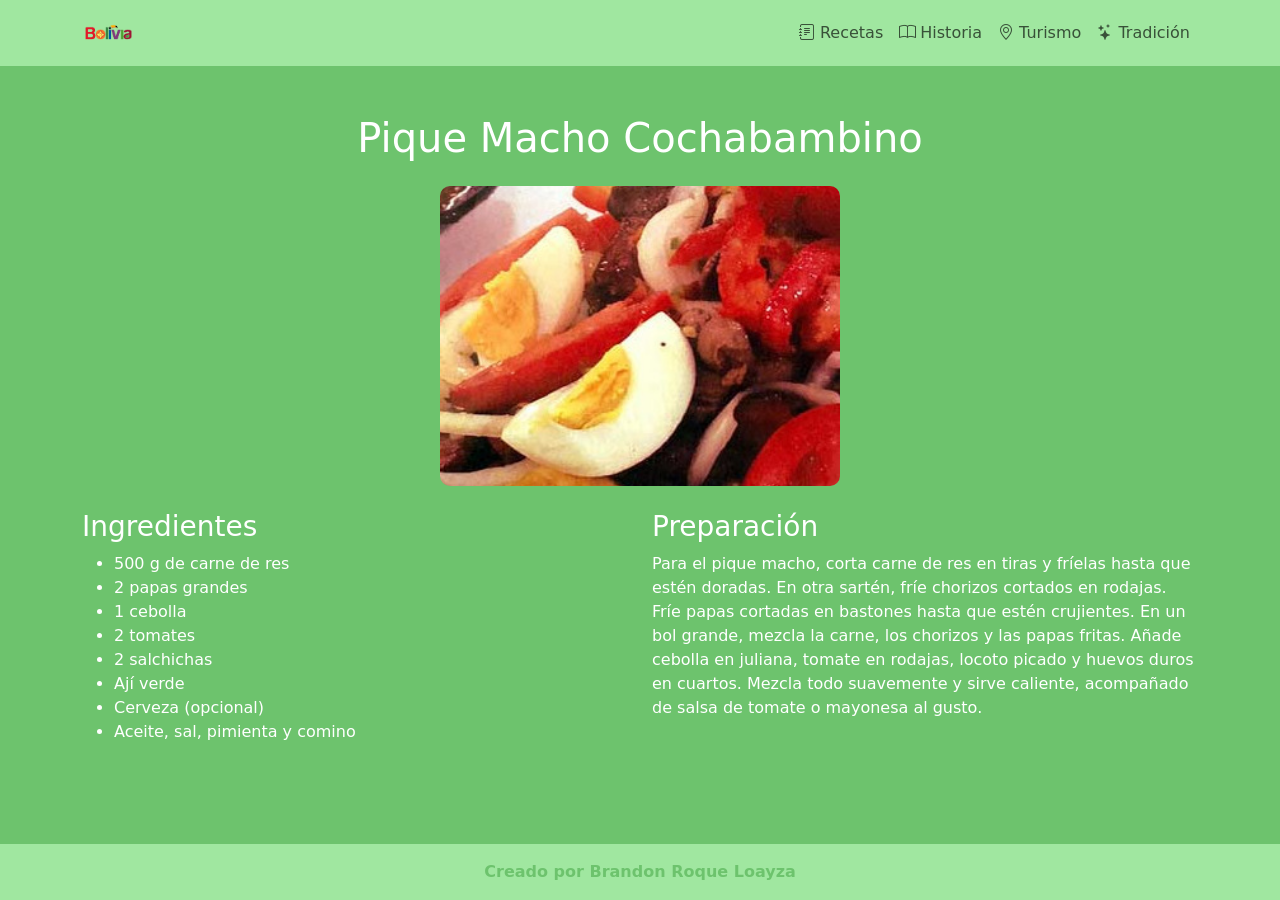
<file: receta3.html>
<!doctype html>
<html lang="es">
  <head>
    <meta charset="utf-8">
    <title>Pique Macho</title>
    <meta name="viewport" content="width=device-width, initial-scale=1">
    <link href="https://cdn.jsdelivr.net/npm/bootstrap@5.3.0/dist/css/bootstrap.min.css" rel="stylesheet">
    <link rel="stylesheet" href="styles/style.css">
    <link rel="stylesheet" href="https://cdn.jsdelivr.net/npm/bootstrap-icons@1.10.5/font/bootstrap-icons.css">

  </head>
  <body>
    <nav class="navbar navbar-expand-lg" style="background-color: #a0e7a0;">
        <div class="container">
          <a class="navbar-brand" href="index.html">
            <img src="img/logo.png" alt="logo" height="40">
          </a>
          <button class="navbar-toggler" type="button" data-bs-toggle="collapse" data-bs-target="#navbarNav">
            <span class="navbar-toggler-icon"></span>
          </button>
          <div class="collapse navbar-collapse justify-content-end" id="navbarNav">
            <ul class="navbar-nav">
              <li class="nav-item"><a class="nav-link" href="pagina1.html"><i class="bi bi-journal-text"></i> Recetas</a></li>
              <li class="nav-item"><a class="nav-link" href="pagina2.html"><i class="bi bi-book"></i> Historia</a></li>
              <li class="nav-item"><a class="nav-link" href="pagina3.html"><i class="bi bi-geo-alt"></i> Turismo</a></li>
              <li class="nav-item"><a class="nav-link" href="pagina4.html"><i class="bi bi-stars"></i> Tradición</a></li>
            </ul>
          </div>
        </div>
      </nav>

    <main class="container my-5">
      <h1 class="text-center mb-4">Pique Macho Cochabambino</h1>

      <div class="text-center mb-4">
        <img src="img/receta3.jpg" class="img-fluid img-receta" alt="Pique Macho Cochabambino">
      </div>

      <div class="row">
        <div class="col-md-6">
          <h3>Ingredientes</h3>
          <ul>
            <li>500 g de carne de res</li>
            <li>2 papas grandes</li>
            <li>1 cebolla</li>
            <li>2 tomates</li>
            <li>2 salchichas</li>
            <li>Ají verde</li>
            <li>Cerveza (opcional)</li>
            <li>Aceite, sal, pimienta y comino</li>
          </ul>
        </div>
        <div class="col-md-6">
          <h3>Preparación</h3>
          <p>
            Para el pique macho, corta carne de res en tiras y fríelas hasta que estén doradas. En otra sartén, fríe chorizos cortados en rodajas. Fríe papas cortadas en bastones hasta que estén crujientes. En un bol grande, mezcla la carne, los chorizos y las papas fritas. Añade cebolla en juliana, tomate en rodajas, locoto picado y huevos duros en cuartos. Mezcla todo suavemente y sirve caliente, acompañado de salsa de tomate o mayonesa al gusto.
            </p>
            
        </div>
      </div>
    </main>

    <footer>
        Creado por Brandon Roque Loayza
      </footer>

    <script src="https://cdn.jsdelivr.net/npm/bootstrap@5.3.0/dist/js/bootstrap.bundle.min.js"></script>
  </body>
</html>
</file>
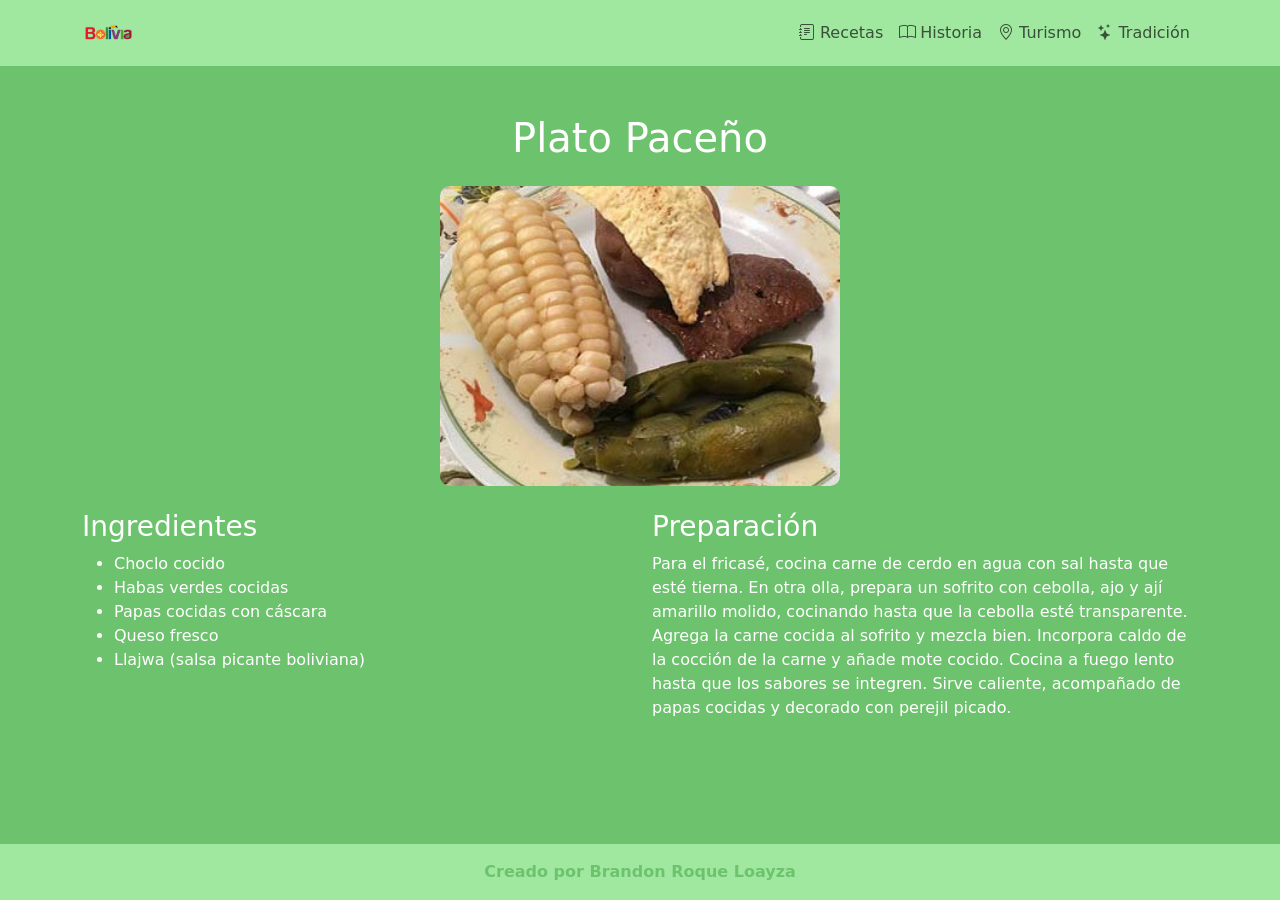
<file: receta4.html>
<!doctype html>
<html lang="es">
  <head>
    <meta charset="utf-8">
    <title>Plato Paceño</title>
    <meta name="viewport" content="width=device-width, initial-scale=1">
    <link href="https://cdn.jsdelivr.net/npm/bootstrap@5.3.0/dist/css/bootstrap.min.css" rel="stylesheet">
    <link rel="stylesheet" href="styles/style.css">
    <link rel="stylesheet" href="https://cdn.jsdelivr.net/npm/bootstrap-icons@1.10.5/font/bootstrap-icons.css">

  <body>
    <nav class="navbar navbar-expand-lg" style="background-color: #a0e7a0;">
        <div class="container">
          <a class="navbar-brand" href="index.html">
            <img src="img/logo.png" alt="logo" height="40">
          </a>
          <button class="navbar-toggler" type="button" data-bs-toggle="collapse" data-bs-target="#navbarNav">
            <span class="navbar-toggler-icon"></span>
          </button>
          <div class="collapse navbar-collapse justify-content-end" id="navbarNav">
            <ul class="navbar-nav">
              <li class="nav-item"><a class="nav-link" href="pagina1.html"><i class="bi bi-journal-text"></i> Recetas</a></li>
              <li class="nav-item"><a class="nav-link" href="pagina2.html"><i class="bi bi-book"></i> Historia</a></li>
              <li class="nav-item"><a class="nav-link" href="pagina3.html"><i class="bi bi-geo-alt"></i> Turismo</a></li>
              <li class="nav-item"><a class="nav-link" href="pagina4.html"><i class="bi bi-stars"></i> Tradición</a></li>
            </ul>
          </div>
        </div>
      </nav>

    <main class="container my-5">
      <h1 class="text-center mb-4">Plato Paceño</h1>

      <div class="text-center mb-4">
        <img src="img/receta4.jpg" class="img-fluid img-receta" alt="Plato Paceño">      
    </div>

      <div class="row">
        <div class="col-md-6">
          <h3>Ingredientes</h3>
          <ul>
            <li>Choclo cocido</li>
            <li>Habas verdes cocidas</li>
            <li>Papas cocidas con cáscara</li>
            <li>Queso fresco</li>
            <li>Llajwa (salsa picante boliviana)</li>
          </ul>
        </div>
        <div class="col-md-6">
          <h3>Preparación</h3>
          <p>
            Para el fricasé, cocina carne de cerdo en agua con sal hasta que esté tierna. En otra olla, prepara un sofrito con cebolla, ajo y ají amarillo molido, cocinando hasta que la cebolla esté transparente. Agrega la carne cocida al sofrito y mezcla bien. Incorpora caldo de la cocción de la carne y añade mote cocido. Cocina a fuego lento hasta que los sabores se integren. Sirve caliente, acompañado de papas cocidas y decorado con perejil picado.
            </p>
            
        </div>
      </div>
    </main>
    <footer>
        Creado por Brandon Roque Loayza
      </footer>

    <script src="https://cdn.jsdelivr.net/npm/bootstrap@5.3.0/dist/js/bootstrap.bundle.min.js"></script>
  </body>
</html>
</file>
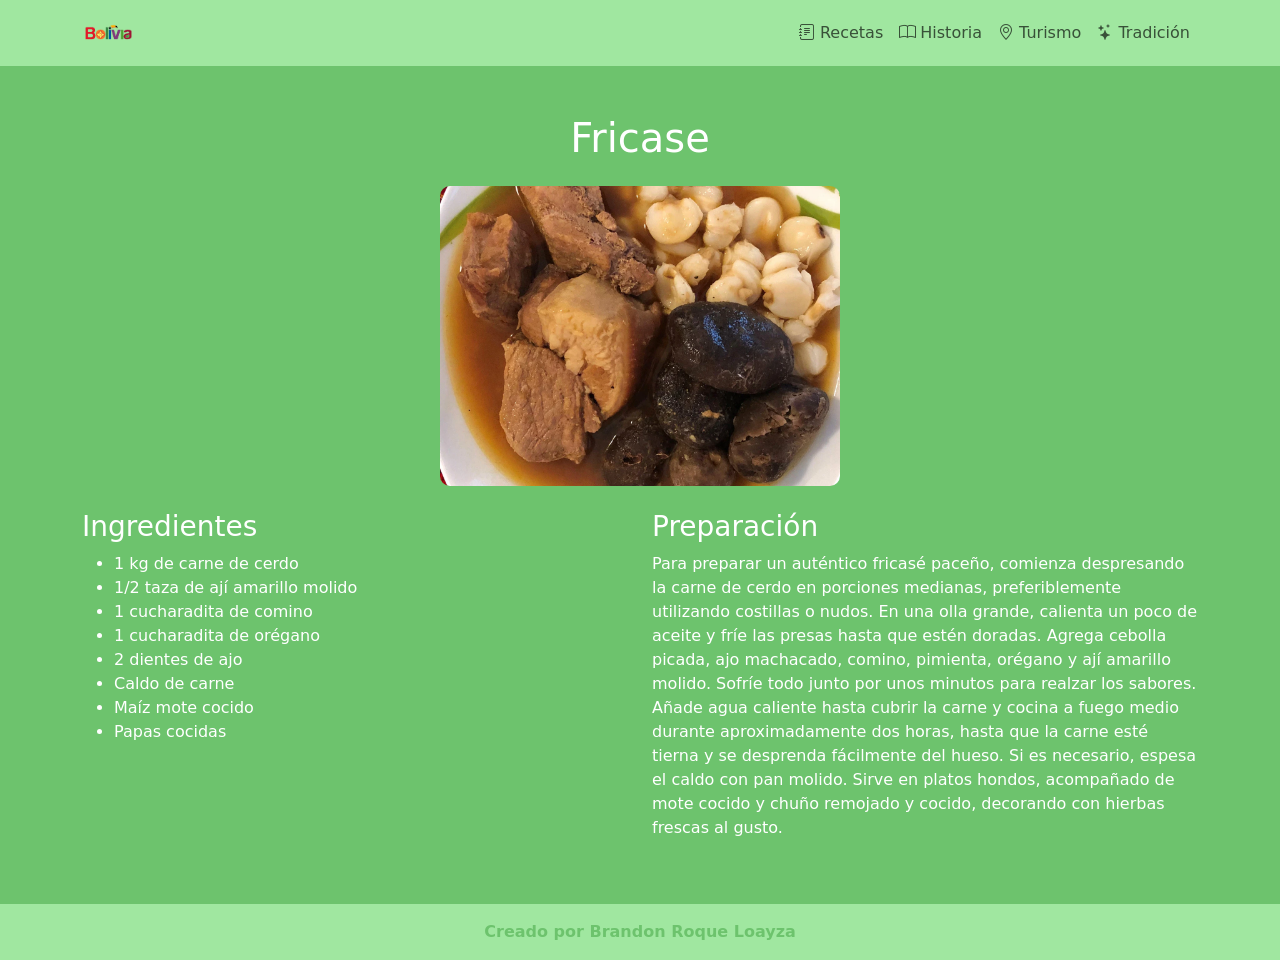
<file: receta5.html>
<!doctype html>
<html lang="es">
  <head>
    <meta charset="utf-8">
    <title>Fricase</title>
    <meta name="viewport" content="width=device-width, initial-scale=1">
    <link href="https://cdn.jsdelivr.net/npm/bootstrap@5.3.0/dist/css/bootstrap.min.css" rel="stylesheet">
    <link rel="stylesheet" href="styles/style.css">
    <link rel="stylesheet" href="https://cdn.jsdelivr.net/npm/bootstrap-icons@1.10.5/font/bootstrap-icons.css">

  </head>
  <body>
    <nav class="navbar navbar-expand-lg" style="background-color: #a0e7a0;">
        <div class="container">
          <a class="navbar-brand" href="index.html">
            <img src="img/logo.png" alt="logo" height="40">
          </a>
          <button class="navbar-toggler" type="button" data-bs-toggle="collapse" data-bs-target="#navbarNav">
            <span class="navbar-toggler-icon"></span>
          </button>
          <div class="collapse navbar-collapse justify-content-end" id="navbarNav">
            <ul class="navbar-nav">
              <li class="nav-item"><a class="nav-link" href="pagina1.html"><i class="bi bi-journal-text"></i> Recetas</a></li>
              <li class="nav-item"><a class="nav-link" href="pagina2.html"><i class="bi bi-book"></i> Historia</a></li>
              <li class="nav-item"><a class="nav-link" href="pagina3.html"><i class="bi bi-geo-alt"></i> Turismo</a></li>
              <li class="nav-item"><a class="nav-link" href="pagina4.html"><i class="bi bi-stars"></i> Tradición</a></li>
            </ul>
          </div>
        </div>
      </nav>

    <main class="container my-5">
      <h1 class="text-center mb-4">Fricase</h1>

      <div class="text-center mb-4">
        <img src="img/receta5.png" class="img-fluid img-receta" alt="Fricase">
      </div>

      <div class="row">
        <div class="col-md-6">
          <h3>Ingredientes</h3>
          <ul>
            <li>1 kg de carne de cerdo</li>
            <li>1/2 taza de ají amarillo molido</li>
            <li>1 cucharadita de comino</li>
            <li>1 cucharadita de orégano</li>
            <li>2 dientes de ajo</li>
            <li>Caldo de carne</li>
            <li>Maíz mote cocido</li>
            <li>Papas cocidas</li>
          </ul>
        </div>
        <div class="col-md-6">
          <h3>Preparación</h3>
          <p>
            Para preparar un auténtico fricasé paceño, comienza despresando la carne de cerdo en porciones medianas, preferiblemente utilizando costillas o nudos. En una olla grande, calienta un poco de aceite y fríe las presas hasta que estén doradas. Agrega cebolla picada, ajo machacado, comino, pimienta, orégano y ají amarillo molido. Sofríe todo junto por unos minutos para realzar los sabores. Añade agua caliente hasta cubrir la carne y cocina a fuego medio durante aproximadamente dos horas, hasta que la carne esté tierna y se desprenda fácilmente del hueso. Si es necesario, espesa el caldo con pan molido. Sirve en platos hondos, acompañado de mote cocido y chuño remojado y cocido, decorando con hierbas frescas al gusto.
            </p>
            
        </div>
      </div>
    </main>

    <footer>
        Creado por Brandon Roque Loayza
      </footer>

    <script src="https://cdn.jsdelivr.net/npm/bootstrap@5.3.0/dist/js/bootstrap.bundle.min.js"></script>
  </body>
</html>
</file>
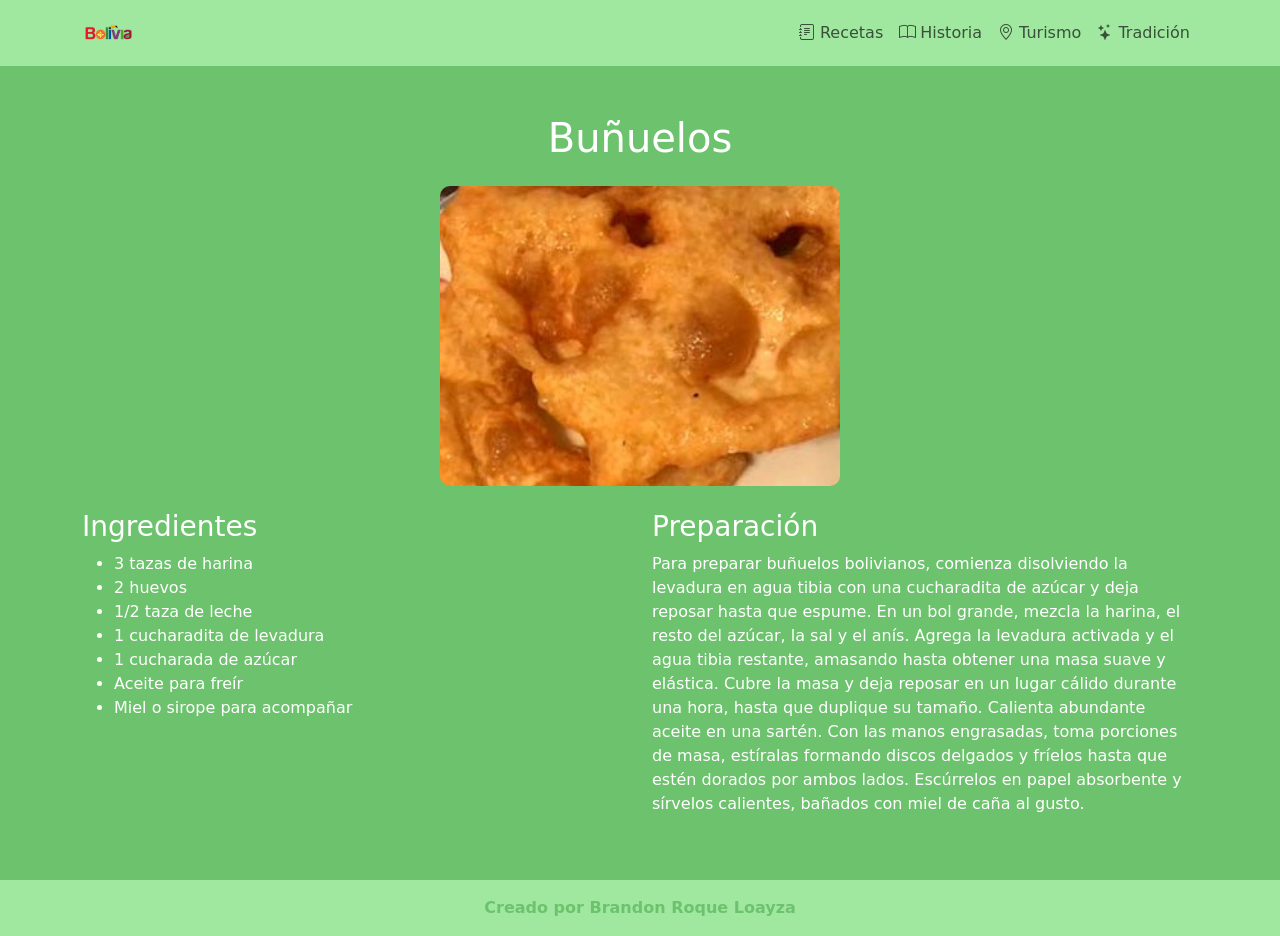
<file: receta6.html>
<!doctype html>
<html lang="es">
  <head>
    <meta charset="utf-8">
    <title>Buñuelos</title>
    <meta name="viewport" content="width=device-width, initial-scale=1">
    <link href="https://cdn.jsdelivr.net/npm/bootstrap@5.3.0/dist/css/bootstrap.min.css" rel="stylesheet">
    <link rel="stylesheet" href="styles/style.css">
    <link rel="stylesheet" href="https://cdn.jsdelivr.net/npm/bootstrap-icons@1.10.5/font/bootstrap-icons.css">

  </head>
  <body>
    <nav class="navbar navbar-expand-lg" style="background-color: #a0e7a0;">
        <div class="container">
          <a class="navbar-brand" href="index.html">
            <img src="img/logo.png" alt="logo" height="40">
          </a>
          <button class="navbar-toggler" type="button" data-bs-toggle="collapse" data-bs-target="#navbarNav">
            <span class="navbar-toggler-icon"></span>
          </button>
          <div class="collapse navbar-collapse justify-content-end" id="navbarNav">
            <ul class="navbar-nav">
              <li class="nav-item"><a class="nav-link" href="pagina1.html"><i class="bi bi-journal-text"></i> Recetas</a></li>
              <li class="nav-item"><a class="nav-link" href="pagina2.html"><i class="bi bi-book"></i> Historia</a></li>
              <li class="nav-item"><a class="nav-link" href="pagina3.html"><i class="bi bi-geo-alt"></i> Turismo</a></li>
              <li class="nav-item"><a class="nav-link" href="pagina4.html"><i class="bi bi-stars"></i> Tradición</a></li>
            </ul>
          </div>
        </div>
      </nav>
    <main class="container my-5">
      <h1 class="text-center mb-4">Buñuelos</h1>

      <div class="text-center mb-4">
        <img src="img/receta6.jpg" class="img-fluid img-receta" alt="Buñuelos">      
    </div>

      <div class="row">
        <div class="col-md-6">
          <h3>Ingredientes</h3>
          <ul>
            <li>3 tazas de harina</li>
            <li>2 huevos</li>
            <li>1/2 taza de leche</li>
            <li>1 cucharadita de levadura</li>
            <li>1 cucharada de azúcar</li>
            <li>Aceite para freír</li>
            <li>Miel o sirope para acompañar</li>
          </ul>
        </div>
        <div class="col-md-6">
          <h3>Preparación</h3>
          <p>
            Para preparar buñuelos bolivianos, comienza disolviendo la levadura en agua tibia con una cucharadita de azúcar y deja reposar hasta que espume. En un bol grande, mezcla la harina, el resto del azúcar, la sal y el anís. Agrega la levadura activada y el agua tibia restante, amasando hasta obtener una masa suave y elástica. Cubre la masa y deja reposar en un lugar cálido durante una hora, hasta que duplique su tamaño. Calienta abundante aceite en una sartén. Con las manos engrasadas, toma porciones de masa, estíralas formando discos delgados y fríelos hasta que estén dorados por ambos lados. Escúrrelos en papel absorbente y sírvelos calientes, bañados con miel de caña al gusto.
            </p>
            
        </div>
      </div>
    </main>

    <footer>
        Creado por Brandon Roque Loayza
      </footer>

    <script src="https://cdn.jsdelivr.net/npm/bootstrap@5.3.0/dist/js/bootstrap.bundle.min.js"></script>
  </body>
</html>
</file>
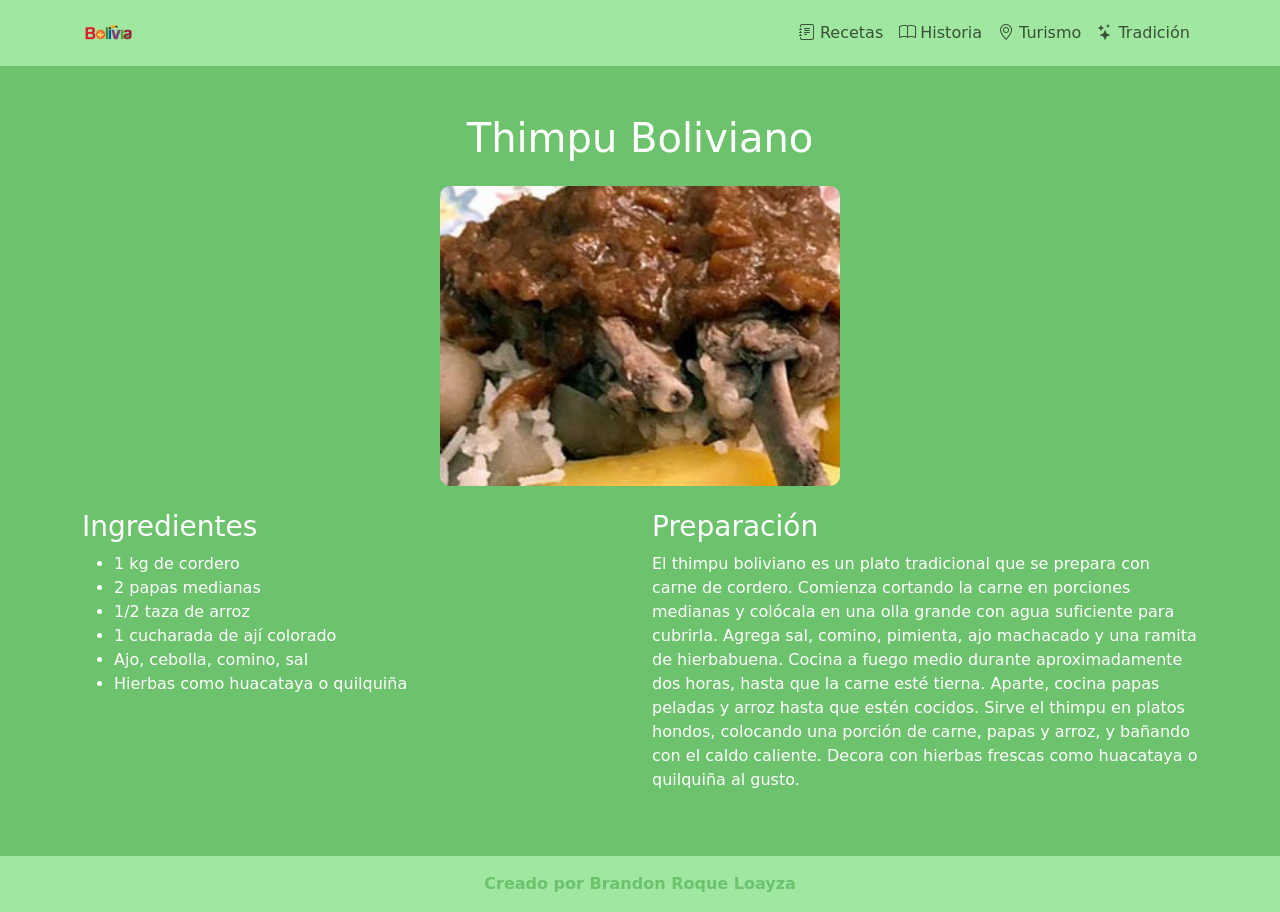
<file: receta7.html>
<!doctype html>
<html lang="es">
  <head>
    <meta charset="utf-8">
    <title>Thimpu Boliviano</title>
    <meta name="viewport" content="width=device-width, initial-scale=1">
    <link href="https://cdn.jsdelivr.net/npm/bootstrap@5.3.0/dist/css/bootstrap.min.css" rel="stylesheet">
    <link rel="stylesheet" href="styles/style.css">
    <link rel="stylesheet" href="https://cdn.jsdelivr.net/npm/bootstrap-icons@1.10.5/font/bootstrap-icons.css">

  </head>
  <body>
    <nav class="navbar navbar-expand-lg" style="background-color: #a0e7a0;">
        <div class="container">
          <a class="navbar-brand" href="index.html">
            <img src="img/logo.png" alt="logo" height="40">
          </a>
          <button class="navbar-toggler" type="button" data-bs-toggle="collapse" data-bs-target="#navbarNav">
            <span class="navbar-toggler-icon"></span>
          </button>
          <div class="collapse navbar-collapse justify-content-end" id="navbarNav">
            <ul class="navbar-nav">
              <li class="nav-item"><a class="nav-link" href="pagina1.html"><i class="bi bi-journal-text"></i> Recetas</a></li>
              <li class="nav-item"><a class="nav-link" href="pagina2.html"><i class="bi bi-book"></i> Historia</a></li>
              <li class="nav-item"><a class="nav-link" href="pagina3.html"><i class="bi bi-geo-alt"></i> Turismo</a></li>
              <li class="nav-item"><a class="nav-link" href="pagina4.html"><i class="bi bi-stars"></i> Tradición</a></li>
            </ul>
          </div>
        </div>
      </nav>
    <main class="container my-5">
      <h1 class="text-center mb-4">Thimpu Boliviano</h1>

      <div class="text-center mb-4">
        <img src="img/receta7.jpg" class="img-fluid img-receta" alt="Thimpu Boliviano">
      </div>

      <div class="row">
        <div class="col-md-6">
          <h3>Ingredientes</h3>
          <ul>
            <li>1 kg de cordero</li>
            <li>2 papas medianas</li>
            <li>1/2 taza de arroz</li>
            <li>1 cucharada de ají colorado</li>
            <li>Ajo, cebolla, comino, sal</li>
            <li>Hierbas como huacataya o quilquiña</li>
          </ul>
        </div>
        <div class="col-md-6">
          <h3>Preparación</h3>
          <p>
            El thimpu boliviano es un plato tradicional que se prepara con carne de cordero. Comienza cortando la carne en porciones medianas y colócala en una olla grande con agua suficiente para cubrirla. Agrega sal, comino, pimienta, ajo machacado y una ramita de hierbabuena. Cocina a fuego medio durante aproximadamente dos horas, hasta que la carne esté tierna. Aparte, cocina papas peladas y arroz hasta que estén cocidos. Sirve el thimpu en platos hondos, colocando una porción de carne, papas y arroz, y bañando con el caldo caliente. Decora con hierbas frescas como huacataya o quilquiña al gusto.
            </p>
            
        </div>
      </div>
    </main>
    <footer>
        Creado por Brandon Roque Loayza
      </footer>

    <script src="https://cdn.jsdelivr.net/npm/bootstrap@5.3.0/dist/js/bootstrap.bundle.min.js"></script>
  </body>
</html>
</file>
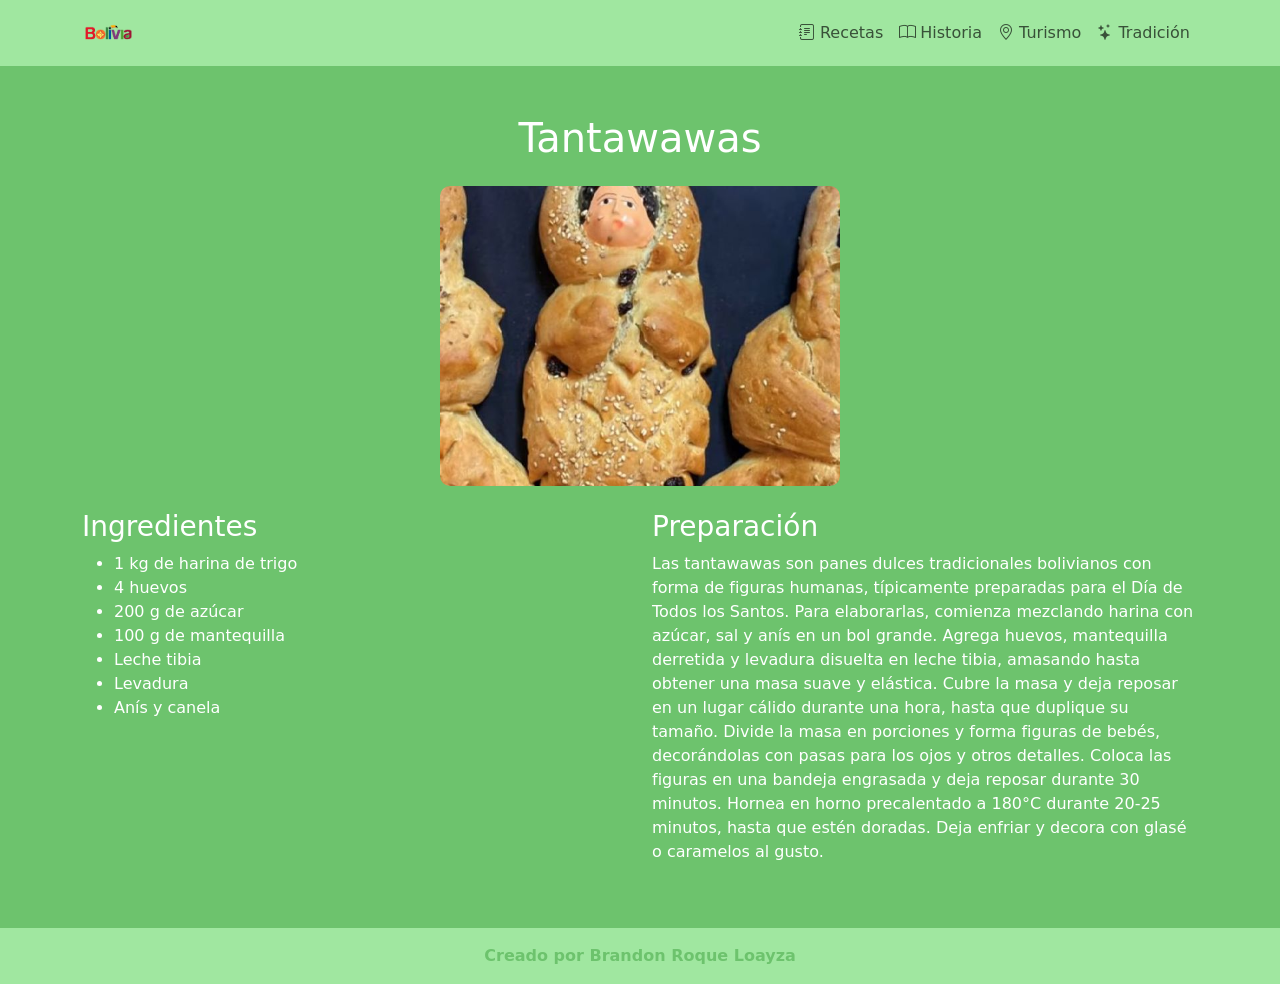
<file: receta8.html>
<!doctype html>
<html lang="es">
  <head>
    <meta charset="utf-8">
    <title>Tantawawas</title>
    <meta name="viewport" content="width=device-width, initial-scale=1">
    <link href="https://cdn.jsdelivr.net/npm/bootstrap@5.3.0/dist/css/bootstrap.min.css" rel="stylesheet">
    <link rel="stylesheet" href="styles/style.css">    
    <link rel="stylesheet" href="https://cdn.jsdelivr.net/npm/bootstrap-icons@1.10.5/font/bootstrap-icons.css">

  </head>
  <body>
    <nav class="navbar navbar-expand-lg" style="background-color: #a0e7a0;">
        <div class="container">
          <a class="navbar-brand" href="index.html">
            <img src="img/logo.png" alt="logo" height="40">
          </a>
          <button class="navbar-toggler" type="button" data-bs-toggle="collapse" data-bs-target="#navbarNav">
            <span class="navbar-toggler-icon"></span>
          </button>
          <div class="collapse navbar-collapse justify-content-end" id="navbarNav">
            <ul class="navbar-nav">
              <li class="nav-item"><a class="nav-link" href="pagina1.html"><i class="bi bi-journal-text"></i> Recetas</a></li>
              <li class="nav-item"><a class="nav-link" href="pagina2.html"><i class="bi bi-book"></i> Historia</a></li>
              <li class="nav-item"><a class="nav-link" href="pagina3.html"><i class="bi bi-geo-alt"></i> Turismo</a></li>
              <li class="nav-item"><a class="nav-link" href="pagina4.html"><i class="bi bi-stars"></i> Tradición</a></li>
            </ul>
          </div>
        </div>
      </nav>

    <main class="container my-5">
      <h1 class="text-center mb-4">Tantawawas</h1>

      <div class="text-center mb-4">
        <img src="img/receta8.jpg" class="img-fluid img-receta" alt="Tantawawas">      
    </div>

      <div class="row">
        <div class="col-md-6">
          <h3>Ingredientes</h3>
          <ul>
            <li>1 kg de harina de trigo</li>
            <li>4 huevos</li>
            <li>200 g de azúcar</li>
            <li>100 g de mantequilla</li>
            <li>Leche tibia</li>
            <li>Levadura</li>
            <li>Anís y canela</li>
          </ul>
        </div>
        <div class="col-md-6">
          <h3>Preparación</h3>
          <p>
            Las tantawawas son panes dulces tradicionales bolivianos con forma de figuras humanas, típicamente preparadas para el Día de Todos los Santos. Para elaborarlas, comienza mezclando harina con azúcar, sal y anís en un bol grande. Agrega huevos, mantequilla derretida y levadura disuelta en leche tibia, amasando hasta obtener una masa suave y elástica. Cubre la masa y deja reposar en un lugar cálido durante una hora, hasta que duplique su tamaño. Divide la masa en porciones y forma figuras de bebés, decorándolas con pasas para los ojos y otros detalles. Coloca las figuras en una bandeja engrasada y deja reposar durante 30 minutos. Hornea en horno precalentado a 180°C durante 20-25 minutos, hasta que estén doradas. Deja enfriar y decora con glasé o caramelos al gusto.
            </p>
            
        </div>
      </div>
    </main>

    <footer>
        Creado por Brandon Roque Loayza
      </footer>

    <script src="https://cdn.jsdelivr.net/npm/bootstrap@5.3.0/dist/js/bootstrap.bundle.min.js"></script>
  </body>
</html>
</file>
<file: styles/style.css>
:root {
    --verde-claro: #d3f9d8;
    --verde-medio: #a0e7a0;
    --verde-oscuro: #6dc36d;
  }

  body {
    background-color: var(--verde-oscuro);
    display: flex;
    flex-direction: column;
    min-height: 100vh;
    color: white;
  }

  header {
    background-color: var(--verde-medio);
  }

  .navbar-btn {
    background-color: var(--verde-oscuro);
    color: white;
    padding: 10px 16px;
    border: none;
    border-radius: 8px;
    font-size: 1rem;
    margin-left: 0.5rem;
    transition: background-color 0.3s;
  }

  .navbar-btn:hover {
    background-color: #5aa85a;
  }

  .carousel-container {
    max-width: 900px;
    margin: 40px auto;
    border-radius: 15px;
    overflow: hidden;
    box-shadow: 0 4px 12px rgba(0,0,0,0.1);
  }

  .carousel-inner img {
    width: 100%;
    height: 500px;
    object-fit: cover;
  }

  footer {
    margin-top: auto;
    background-color: var(--verde-medio);
    color: var(--verde-oscuro);
    text-align: center;
    padding: 1rem;
    font-weight: bold;
  }
  .img-receta {
    width: 100%;
    max-width: 400px;
    height: 300px;
    object-fit: cover;
    border-radius: 10px;
  }
  .titulo{
    color: var(--verde-oscuro);
    padding-top: 40px;
  }
</file>
